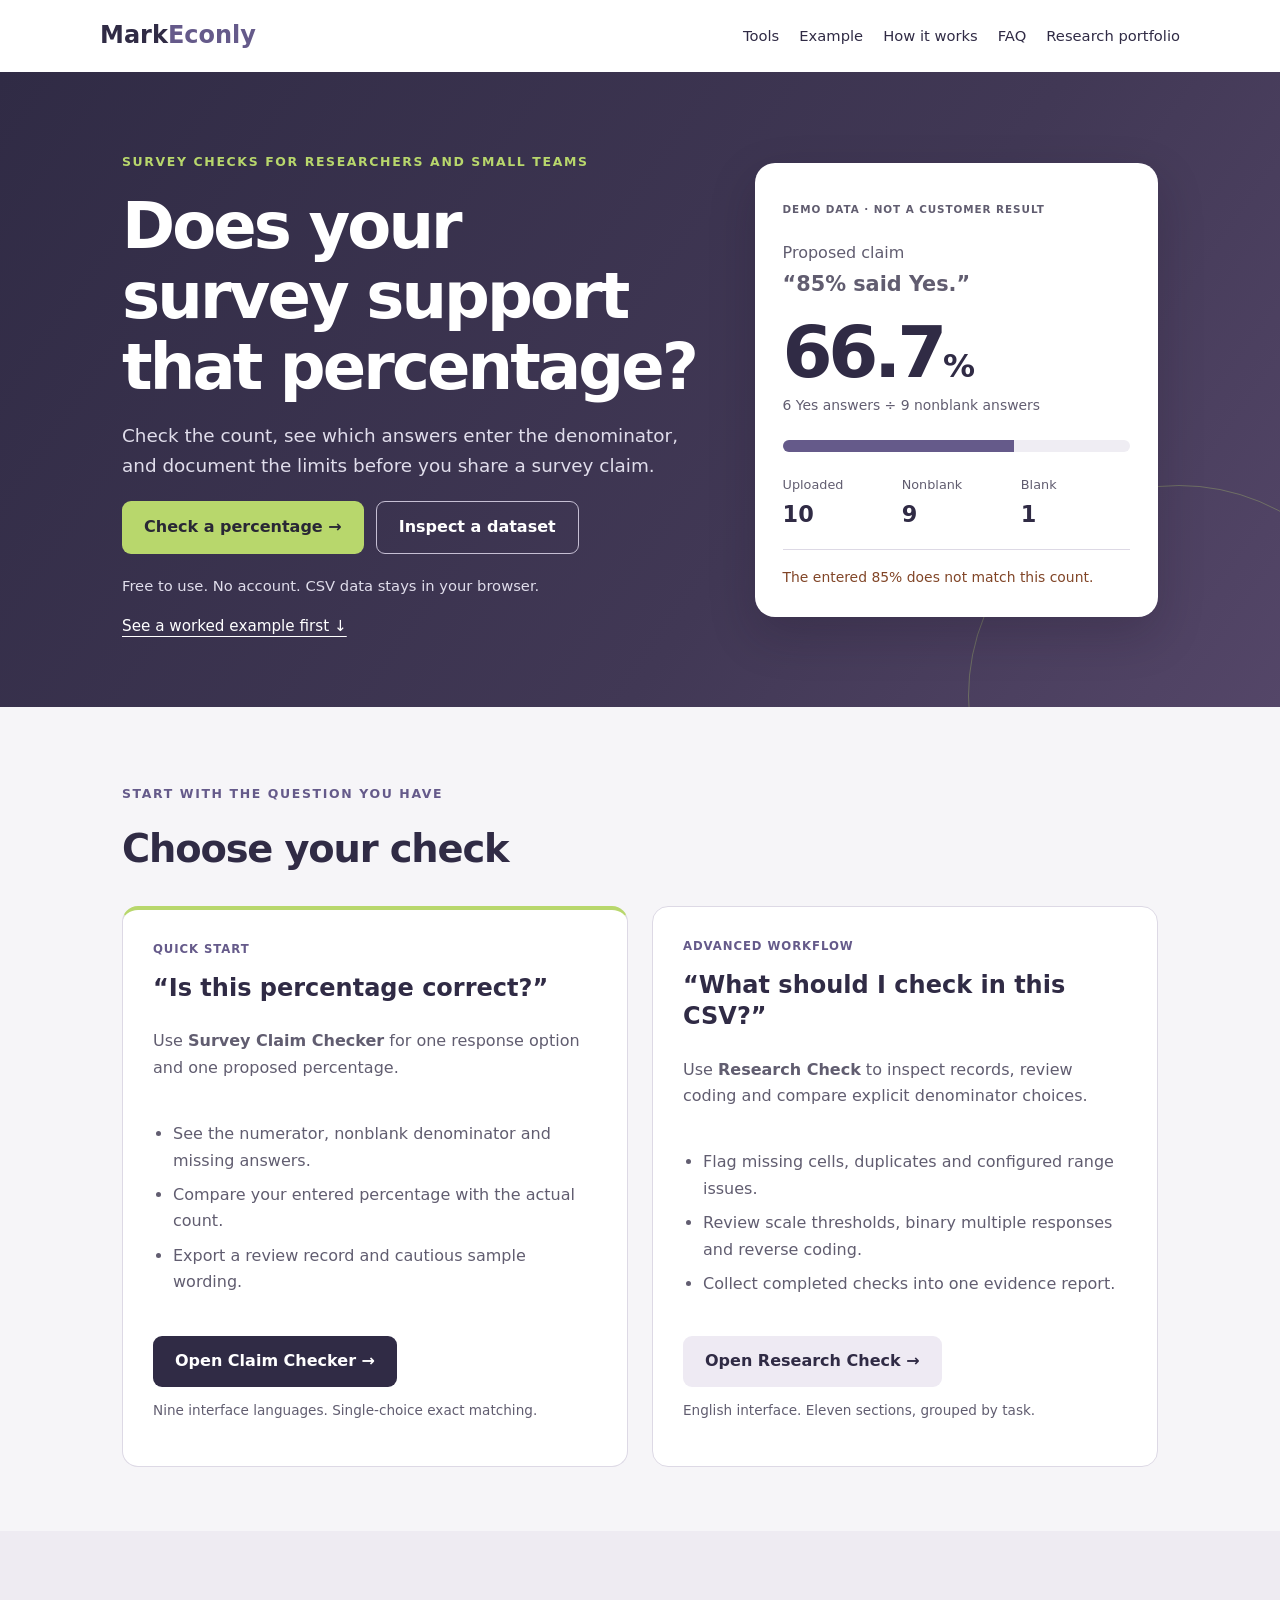
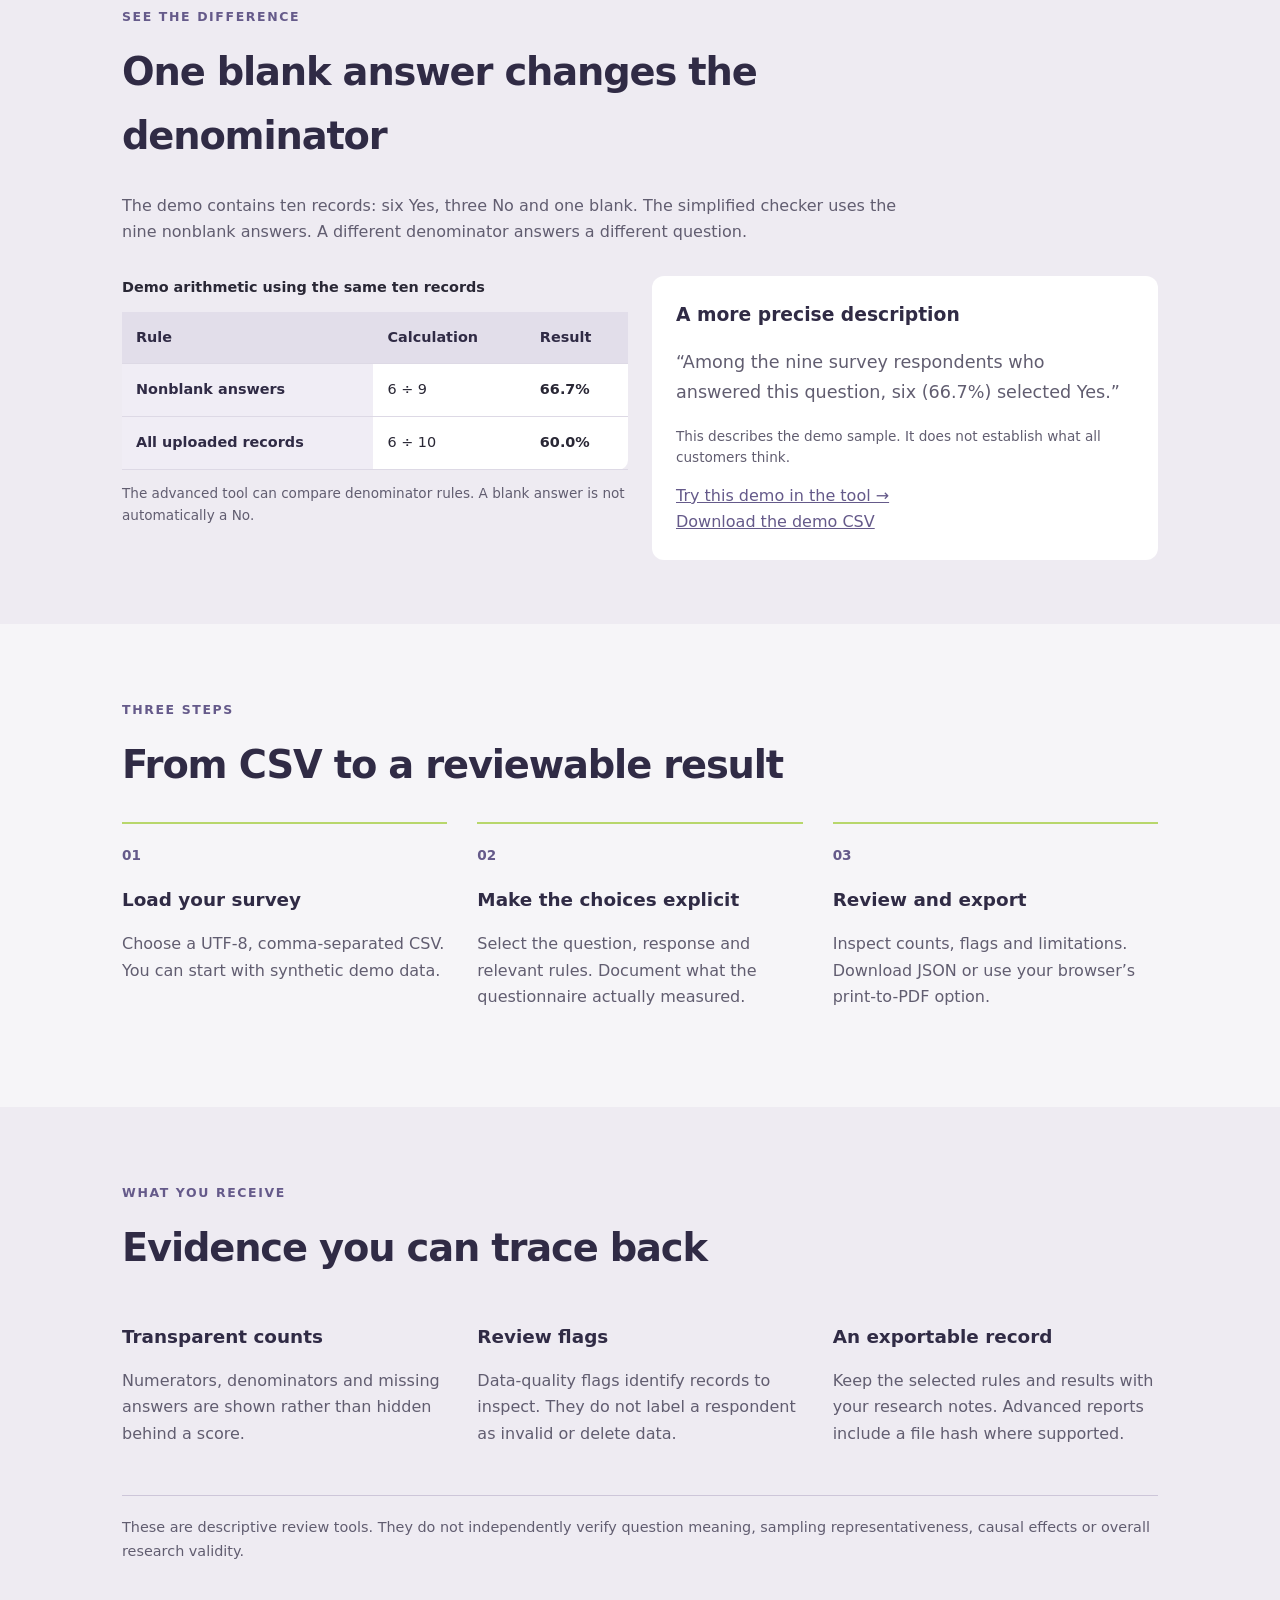
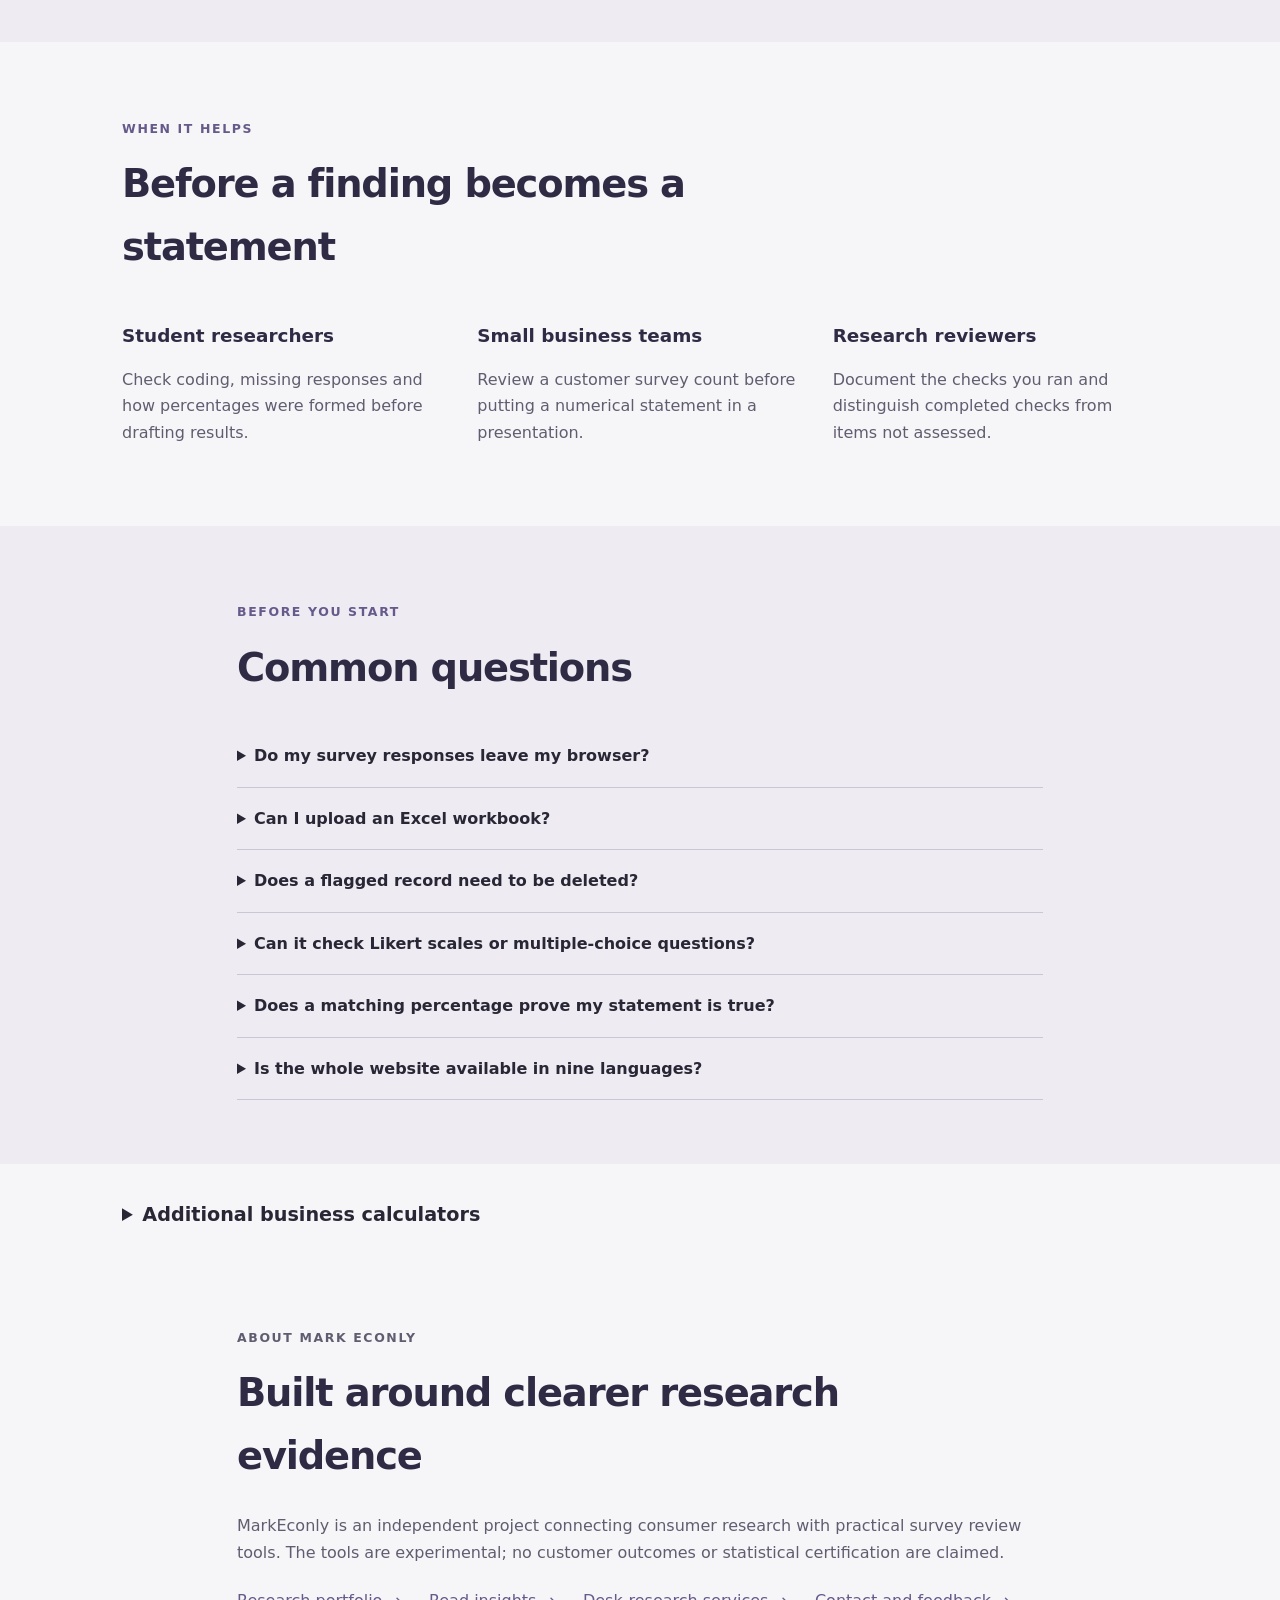
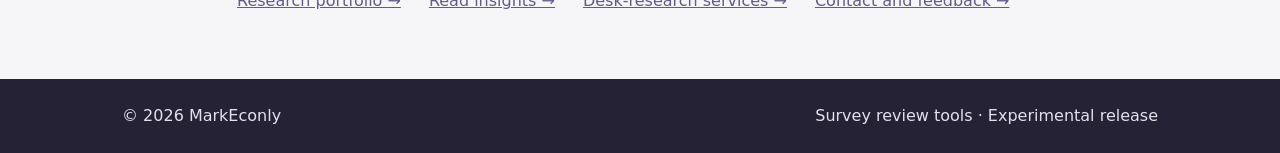
<file: index.html>
<!DOCTYPE html>
<html lang="en"><head><meta charset="utf-8"><meta name="viewport" content="width=device-width,initial-scale=1"><meta name="description" content="Check survey percentages, missing responses and CSV data quality. Try a worked example, then review your own survey locally in your browser."><title>MarkEconly | Check your survey numbers</title><link rel="stylesheet" href="styles.css"><link rel="stylesheet" href="brand-theme.css?v=1"><link rel="stylesheet" href="workflow-layout.css?v=492"></head>
<body class="mk-home"><a class="skip-link" href="#main">Skip to content</a>
<header class="wrap nav"><a class="logo" href="index.html">Mark<span>Econly</span></a><nav aria-label="Main navigation"><a href="#featured-tools">Tools</a><a href="#worked-example">Example</a><a href="#process">How it works</a><a href="#faq">FAQ</a><a href="portfolio.html">Research portfolio</a></nav><select id="language-select" aria-label="Homepage language" hidden><option value="en">English</option></select></header>
<main id="main"><section class="hero mk-home-hero"><div class="wrap mk-hero-layout"><div><p class="eyebrow">SURVEY CHECKS FOR RESEARCHERS AND SMALL TEAMS</p><h1>Does your survey support that percentage?</h1><p class="lead">Check the count, see which answers enter the denominator, and document the limits before you share a survey claim.</p><div class="mk-hero-actions"><a class="btn mk-lime-btn" href="claim-checker.html">Check a percentage →</a><a class="btn mk-outline-btn" href="research-check.html">Inspect a dataset</a></div><p class="mk-hero-note">Free to use. No account. CSV data stays in your browser.</p><a class="mk-example-link" href="#worked-example">See a worked example first ↓</a></div>
<div class="mk-proof" aria-label="Illustrative survey result"><p class="mk-proof-label">DEMO DATA · NOT A CUSTOMER RESULT</p><p class="mk-proposed">Proposed claim <strong>“85% said Yes.”</strong></p><div class="mk-proof-result"><strong>66.7<span>%</span></strong><span>6 Yes answers ÷ 9 nonblank answers</span></div><div class="mk-count-bar" role="img" aria-label="6 of 9 nonblank answers are Yes"><span></span></div><dl class="mk-proof-counts"><div><dt>Uploaded</dt><dd>10</dd></div><div><dt>Nonblank</dt><dd>9</dd></div><div><dt>Blank</dt><dd>1</dd></div></dl><p class="mk-proof-verdict">The entered 85% does not match this count.</p></div></div></section>
<section class="wrap section" id="featured-tools"><p class="eyebrow">START WITH THE QUESTION YOU HAVE</p><h2>Choose your check</h2><div class="mk-choice-grid"><article class="mk-choice"><span class="mk-small-label">QUICK START</span><h3>“Is this percentage correct?”</h3><p>Use <strong>Survey Claim Checker</strong> for one response option and one proposed percentage.</p><ul><li>See the numerator, nonblank denominator and missing answers.</li><li>Compare your entered percentage with the actual count.</li><li>Export a review record and cautious sample wording.</li></ul><a class="btn" href="claim-checker.html">Open Claim Checker →</a><p class="mk-small">Nine interface languages. Single-choice exact matching.</p></article><article class="mk-choice"><span class="mk-small-label">ADVANCED WORKFLOW</span><h3>“What should I check in this CSV?”</h3><p>Use <strong>Research Check</strong> to inspect records, review coding and compare explicit denominator choices.</p><ul><li>Flag missing cells, duplicates and configured range issues.</li><li>Review scale thresholds, binary multiple responses and reverse coding.</li><li>Collect completed checks into one evidence report.</li></ul><a class="btn mk-secondary-btn" href="research-check.html">Open Research Check →</a><p class="mk-small">English interface. Eleven sections, grouped by task.</p></article></div></section>
<section class="mk-tinted" id="worked-example"><div class="wrap section"><p class="eyebrow">SEE THE DIFFERENCE</p><h2>One blank answer changes the denominator</h2><p class="mk-section-copy">The demo contains ten records: six Yes, three No and one blank. The simplified checker uses the nine nonblank answers. A different denominator answers a different question.</p><div class="mk-example-grid"><div><table><caption>Demo arithmetic using the same ten records</caption><thead><tr><th scope="col">Rule</th><th scope="col">Calculation</th><th scope="col">Result</th></tr></thead><tbody><tr><th scope="row">Nonblank answers</th><td>6 ÷ 9</td><td><strong>66.7%</strong></td></tr><tr><th scope="row">All uploaded records</th><td>6 ÷ 10</td><td><strong>60.0%</strong></td></tr></tbody></table><p class="mk-small">The advanced tool can compare denominator rules. A blank answer is not automatically a No.</p></div><div class="mk-wording"><h3>A more precise description</h3><p>“Among the nine survey respondents who answered this question, six (66.7%) selected Yes.”</p><p class="mk-small">This describes the demo sample. It does not establish what all customers think.</p><a class="text-link" href="claim-checker.html?demo=1">Try this demo in the tool →</a><br><a class="text-link" href="claim_pilot_demo.csv" download>Download the demo CSV</a></div></div></div></section>
<section class="wrap section" id="process"><p class="eyebrow">THREE STEPS</p><h2>From CSV to a reviewable result</h2><ol class="mk-steps"><li><span>01</span><h3>Load your survey</h3><p>Choose a UTF-8, comma-separated CSV. You can start with synthetic demo data.</p></li><li><span>02</span><h3>Make the choices explicit</h3><p>Select the question, response and relevant rules. Document what the questionnaire actually measured.</p></li><li><span>03</span><h3>Review and export</h3><p>Inspect counts, flags and limitations. Download JSON or use your browser’s print-to-PDF option.</p></li></ol></section>
<section class="mk-tinted"><div class="wrap section"><p class="eyebrow">WHAT YOU RECEIVE</p><h2>Evidence you can trace back</h2><div class="mk-three-grid"><article><h3>Transparent counts</h3><p>Numerators, denominators and missing answers are shown rather than hidden behind a score.</p></article><article><h3>Review flags</h3><p>Data-quality flags identify records to inspect. They do not label a respondent as invalid or delete data.</p></article><article><h3>An exportable record</h3><p>Keep the selected rules and results with your research notes. Advanced reports include a file hash where supported.</p></article></div><p class="mk-boundary">These are descriptive review tools. They do not independently verify question meaning, sampling representativeness, causal effects or overall research validity.</p></div></section>
<section class="wrap section" id="audience"><p class="eyebrow">WHEN IT HELPS</p><h2>Before a finding becomes a statement</h2><div class="mk-three-grid"><article><h3>Student researchers</h3><p>Check coding, missing responses and how percentages were formed before drafting results.</p></article><article><h3>Small business teams</h3><p>Review a customer survey count before putting a numerical statement in a presentation.</p></article><article><h3>Research reviewers</h3><p>Document the checks you ran and distinguish completed checks from items not assessed.</p></article></div></section>
<section class="mk-tinted" id="faq"><div class="wrap section mk-faq"><p class="eyebrow">BEFORE YOU START</p><h2>Common questions</h2>
<details><summary>Do my survey responses leave my browser?</summary><p>The tools process uploaded CSV contents in your browser and do not send them to an analysis server. You can download reports locally. Hosting providers still serve the website; email enquiries use your email provider.</p></details>
<details><summary>Can I upload an Excel workbook?</summary><p>Not directly. Export a UTF-8, comma-separated CSV first. The simple checker accepts up to 10 MiB; the advanced checker has a 50 MiB limit, with files below 10 MiB recommended.</p></details>
<details><summary>Does a flagged record need to be deleted?</summary><p>No. Repeated patterns, missing values or range issues require contextual review. The advanced tool can simulate explicit exclusions; it does not modify the original file.</p></details>
<details><summary>Can it check Likert scales or multiple-choice questions?</summary><p>The advanced tool supports integer-scale thresholds and multiple responses stored as one binary 0/1 column per option. The simplified checker counts exact single-choice responses. Neither tool interprets multiple options combined in one cell.</p></details>
<details><summary>Does a matching percentage prove my statement is true?</summary><p>No. Arithmetic can match while the wording describes a different concept or a broader population. Questionnaire meaning and sampling evidence need separate human review.</p></details>
<details><summary>Is the whole website available in nine languages?</summary><p>The simplified Claim Checker has nine interface dictionaries. Advanced Research Check and other pages are currently in English. Translation review is ongoing.</p></details>
</div></section>
<section class="wrap section mk-extra" id="tools"><details><summary>Additional business calculators</summary><p class="muted">Optional tools for a separate business question.</p><div class="cards two"><article><h3 data-i18n="k32">Campaign revenue return</h3><p class="muted" data-i18n="k33">Revenue-based comparison, not profit ROI.</p><label data-i18n="k34" for="rev">Attributed revenue ($)</label><input id="rev" min="0" placeholder="5000" step="any" type="number"/><label data-i18n="k35" for="cost">Marketing spend ($)</label><input id="cost" min="0" placeholder="1200" step="any" type="number"/><button class="btn" data-i18n="k36" id="roiBtn">Calculate</button><output aria-live="polite" id="roiOut"></output></article><article><h3 data-i18n="k37">Break-even units</h3><p class="muted" data-i18n="k38">Assumes constant unit price and costs.</p><label data-i18n="k39" for="fixed">Fixed costs ($)</label><input id="fixed" min="0" placeholder="3000" step="any" type="number"/><label data-i18n="k40" for="price">Price per unit ($)</label><input id="price" min="0" placeholder="49" step="any" type="number"/><label data-i18n="k41" for="variable">Variable cost per unit ($)</label><input id="variable" min="0" placeholder="18" step="any" type="number"/><button class="btn" data-i18n="k42" id="beBtn">Calculate</button><output aria-live="polite" id="beOut"></output></article></div></details></section>
<section class="wrap section mk-about" id="contact"><p class="eyebrow">ABOUT MARK ECONLY</p><h2>Built around clearer research evidence</h2><p>MarkEconly is an independent project connecting consumer research with practical survey review tools. The tools are experimental; no customer outcomes or statistical certification are claimed.</p><div class="mk-about-links"><a href="portfolio.html">Research portfolio →</a><a href="articles.html">Read insights →</a><a href="services.html">Desk-research services →</a><a href="contact.html">Contact and feedback →</a></div></section>
</main><footer><div class="wrap footer-inner"><span>© 2026 MarkEconly</span><span>Survey review tools · Experimental release</span></div></footer><script src="script.js?v=492"></script></body></html>
</file>
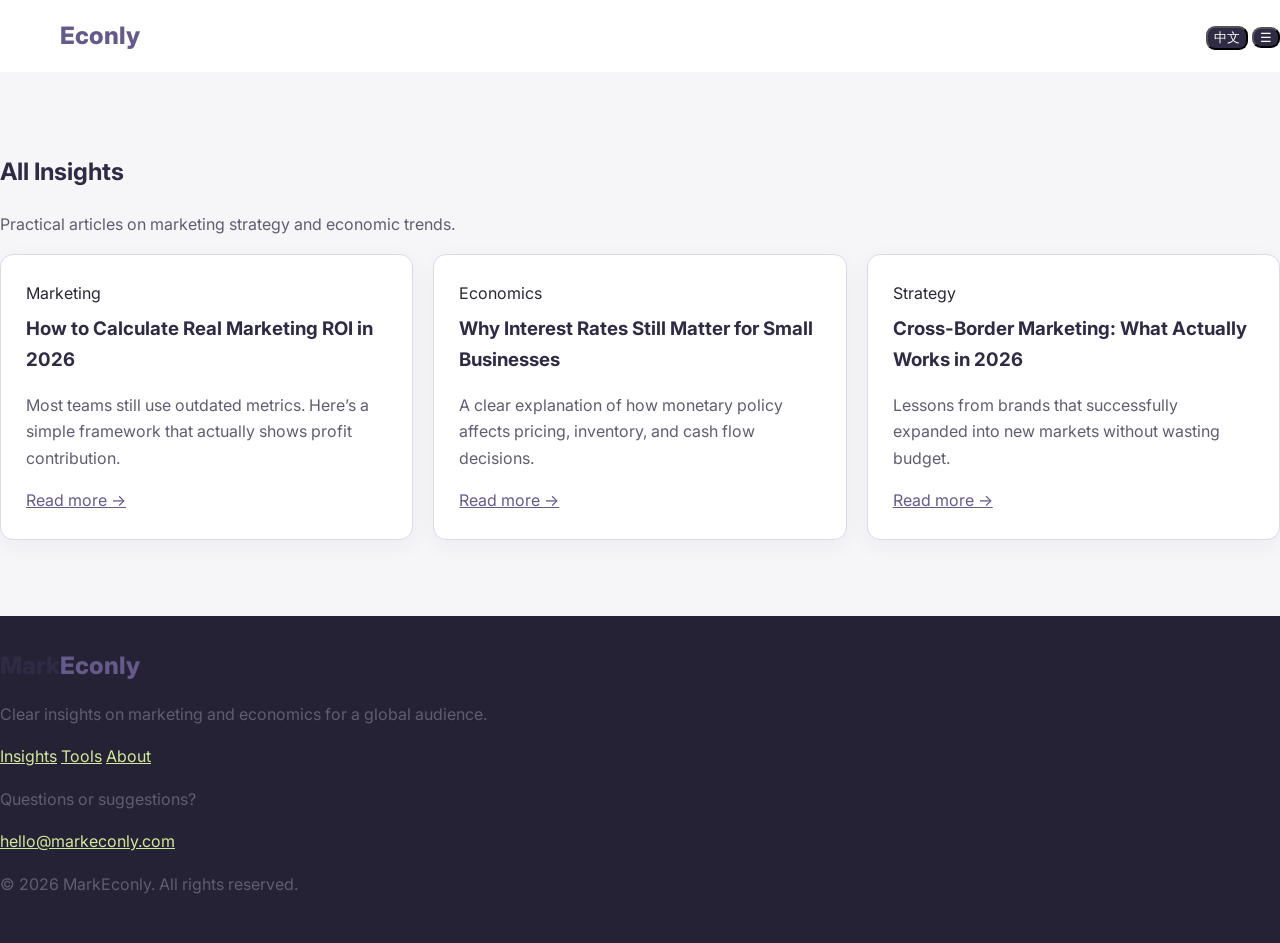
<file: articles.html>
<!DOCTYPE html>

<html lang="en">
<head>
<meta charset="utf-8"/>
<meta content="width=device-width, initial-scale=1.0" name="viewport"/>
<title>Insights — MarkEconly</title>
<meta content="All marketing and economics insights from MarkEconly." name="description"/>
<link href="https://fonts.googleapis.com" rel="preconnect"/>
<link crossorigin="" href="https://fonts.gstatic.com" rel="preconnect"/>
<link href="https://fonts.googleapis.com/css2?family=Inter:wght@400;500;600;700&amp;display=swap" rel="stylesheet"/>
<link href="styles.css" rel="stylesheet"/>
<link href="brand-theme.css?v=1" rel="stylesheet"/></head>
<body>
<header class="header">
<div class="container nav">
<a class="logo" href="index.html">Mark<span>Econly</span></a>
<nav class="nav-links">
<a class="active" data-i18n="nav.insights" href="articles.html">Insights</a>
<a data-i18n="nav.tools" href="index.html#tools">Tools</a>
<a data-i18n="nav.about" href="index.html#contact">About</a>
<a data-i18n="nav.contact" href="index.html#contact">Contact</a>
</nav>
<div class="nav-right">
<button class="lang-btn" id="lang-toggle">中文</button>
<button class="menu-btn" id="menu-btn">☰</button>
</div>
</div>
</header>
<section class="section" style="padding-top: 60px;">
<div class="container">
<div class="section-header">
<h1 data-i18n="articles.pageTitle">All Insights</h1>
<p data-i18n="articles.pageDesc">Practical articles on marketing strategy and economic trends.</p>
</div>
<div class="cards">
<article class="card">
<div class="card-tag">Marketing</div>
<h3 data-i18n="card1.title">How to Calculate Real Marketing ROI in 2026</h3>
<p data-i18n="card1.desc">Most teams still use outdated metrics. Here’s a simple framework that actually shows profit contribution.</p>
<a class="card-link" data-i18n="card.read" href="articles/roi-2026.html">Read more →</a>
</article>
<article class="card">
<div class="card-tag">Economics</div>
<h3 data-i18n="card2.title">Why Interest Rates Still Matter for Small Businesses</h3>
<p data-i18n="card2.desc">A clear explanation of how monetary policy affects pricing, inventory, and cash flow decisions.</p>
<a class="card-link" data-i18n="card.read" href="articles/interest-rates.html">Read more →</a>
</article>
<article class="card">
<div class="card-tag">Strategy</div>
<h3 data-i18n="card3.title">Cross-Border Marketing: What Actually Works in 2026</h3>
<p data-i18n="card3.desc">Lessons from brands that successfully expanded into new markets without wasting budget.</p>
<a class="card-link" data-i18n="card.read" href="articles/cross-border.html">Read more →</a>
</article>
</div>
</div>
</section>
<footer class="footer">
<div class="container footer-content">
<div>
<div class="logo footer-logo">Mark<span>Econly</span></div>
<p data-i18n="footer.desc">Clear insights on marketing and economics for a global audience.</p>
</div>
<div class="footer-links">
<a data-i18n="nav.insights" href="articles.html">Insights</a>
<a data-i18n="nav.tools" href="index.html#tools">Tools</a>
<a data-i18n="nav.about" href="index.html#contact">About</a>
</div>
<div class="footer-contact">
<p data-i18n="footer.contact">Questions or suggestions?</p>
<a href="mailto:hello@markeconly.com">hello@markeconly.com</a>
</div>
</div>
<div class="container footer-bottom">
<p>© 2026 MarkEconly. All rights reserved.</p>
</div>
</footer>
</body>
</html>
</file>
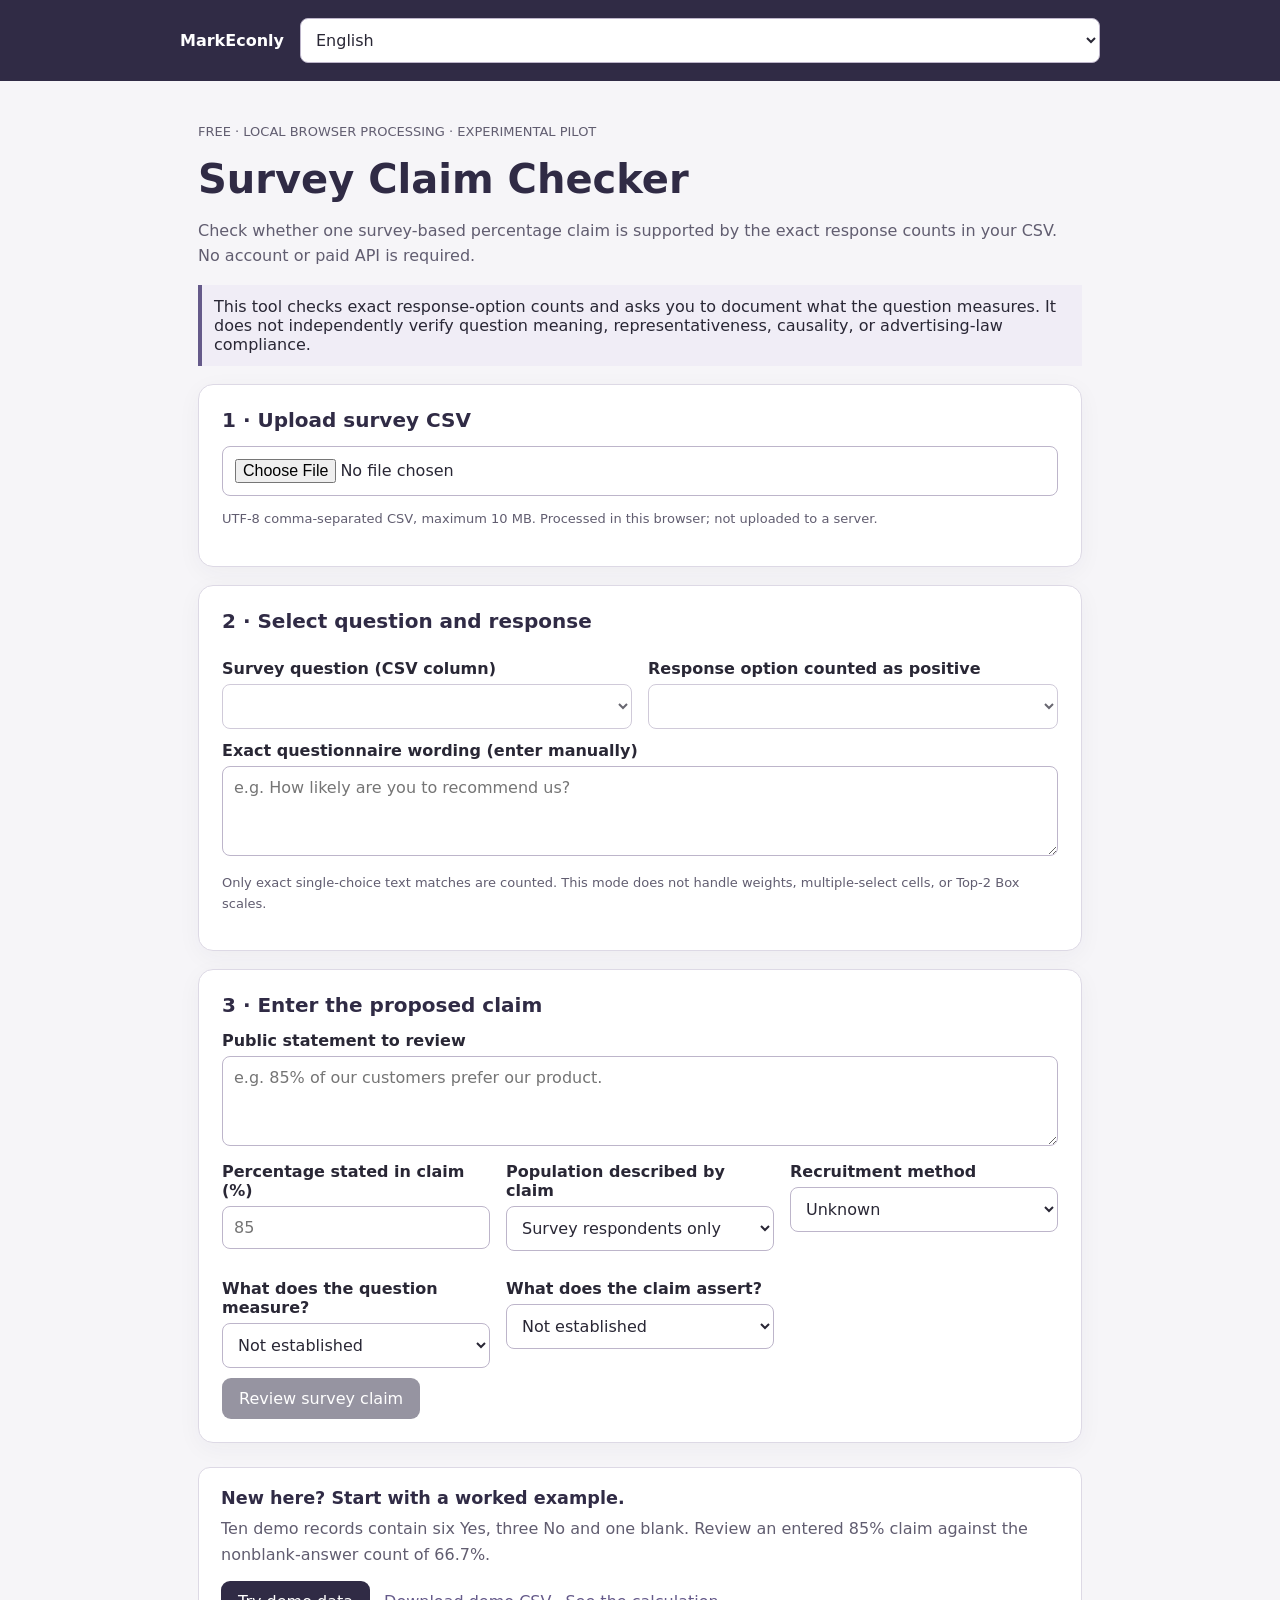
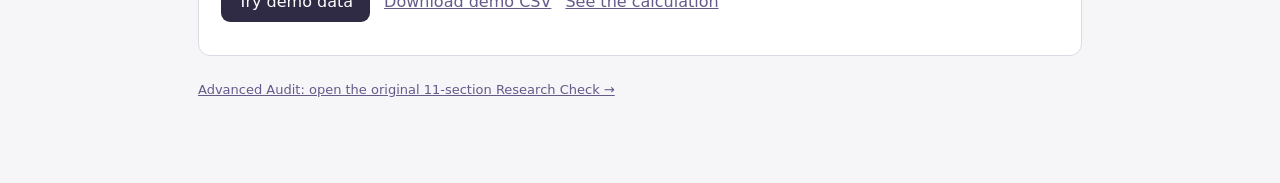
<file: claim-checker.html>
<!DOCTYPE html>
<html lang="en"><head><meta charset="utf-8"/><meta content="width=device-width,initial-scale=1" name="viewport"/><title>Survey Claim Checker | MarkEconly</title><style>:root{font-family:system-ui,-apple-system,Segoe UI,sans-serif;color:#183047;background:#f4f7fb}body{margin:0}header{background:#12334d;color:white;padding:18px max(20px,calc((100vw - 920px)/2));display:flex;justify-content:space-between;align-items:center;gap:16px}header a{color:white;text-decoration:none;font-weight:700}main{max-width:920px;margin:auto;padding:28px 18px 70px}h1{font-size:clamp(27px,4vw,40px);margin:10px 0}h2{font-size:20px;margin:0 0 14px}p{line-height:1.6;color:#506478}.card{background:white;border:1px solid #dbe4ee;border-radius:15px;padding:23px;margin:18px 0;box-shadow:0 4px 15px #132c4708}.grid{display:grid;grid-template-columns:repeat(auto-fit,minmax(220px,1fr));gap:16px}label{display:block;font-weight:650;margin:12px 0 6px}input,select,textarea{font:inherit;box-sizing:border-box;width:100%;padding:11px;border:1px solid #b7c8d7;border-radius:8px;background:white}input[type=file]{padding:12px}textarea{min-height:90px}button{font:inherit;background:#116b8b;color:white;border:0;padding:11px 17px;border-radius:8px;cursor:pointer;margin:10px 8px 0 0}button:disabled{opacity:.5;cursor:not-allowed}.secondary{background:#e5eef5;color:#12334d}.muted{font-size:13px;color:#5b6f7c}.note{background:#eaf5fa;border-left:4px solid #137c9e;padding:12px;margin:15px 0}.warn{background:#fff5e8;border-left:4px solid #bb7424;padding:12px;margin:12px 0}.error{color:#b42323;font-weight:600}.status{font-weight:700;font-size:18px}.metrics{display:grid;grid-template-columns:repeat(auto-fit,minmax(135px,1fr));gap:10px}.metric{padding:13px;background:#eef5fa;border-radius:8px}.metric strong{display:block;font-size:24px}a{color:#126b8a}.hide{display:none!important}@media print{header,.no-print,button{display:none!important}main{padding:0}body{background:white}.card{box-shadow:none;break-inside:avoid}#report{display:block!important}}</style><link href="brand-theme.css?v=1" rel="stylesheet"/><link rel="stylesheet" href="workflow-layout.css?v=492"></head><body><header><a href="index.html">MarkEconly</a><select aria-label="Language" id="language"><option value="en">English</option><option value="zh">简体中文</option><option value="zh-TW">繁體中文</option><option value="fr">Français</option><option value="de">Deutsch</option><option value="es">Español</option><option value="pt">Português</option><option value="ja">日本語</option><option value="ko">한국어</option></select></header><main><p class="muted" data-i="eyebrow">FREE · LOCAL BROWSER PROCESSING · EXPERIMENTAL PILOT</p><h1 data-i="title">Survey Claim Checker</h1><p data-i="intro">Check whether one survey-based percentage claim is supported by the exact response counts in your CSV. No account or paid API is required.</p><div class="note" data-i="boundary">This tool checks exact response-option counts and asks you to document what the question measures. It does not independently verify question meaning, representativeness, causality, or advertising-law compliance.</div><section class="card no-print"><h2 data-i="step1">1 · Upload survey CSV</h2><input accept=".csv,text/csv" id="file" type="file"/><p class="muted" data-i="uploadNote" id="source">UTF-8 comma-separated CSV, maximum 10 MB. Processed in this browser; not uploaded to a server.</p><div class="error" id="error" role="alert"></div></section><section class="card no-print"><h2 data-i="step2">2 · Select question and response</h2><div class="grid"><div><label data-i="column" for="column">Survey question (CSV column)</label><select disabled="" id="column"></select></div><div><label data-i="option" for="option">Response option counted as positive</label><select disabled="" id="option"></select></div></div><label data-i="question" for="question">Exact questionnaire wording (enter manually)</label><textarea id="question" placeholder="e.g. How likely are you to recommend us?"></textarea><p class="muted" data-i="exact">Only exact single-choice text matches are counted. This mode does not handle weights, multiple-select cells, or Top-2 Box scales.</p></section><section class="card no-print"><h2 data-i="step3">3 · Enter the proposed claim</h2><label data-i="claim" for="claim">Public statement to review</label><textarea id="claim" placeholder="e.g. 85% of our customers prefer our product."></textarea><div class="grid"><div><label data-i="pct" for="pct">Percentage stated in claim (%)</label><input id="pct" max="100" min="0" placeholder="85" step="any" type="number"/></div><div><label data-i="scope" for="scope">Population described by claim</label><select id="scope"><option data-i="respondents" value="respondents">Survey respondents only</option><option data-i="all" value="all">All customers / consumers</option><option data-i="unknownScope" value="unknown">Unclear / not specified</option></select></div><div><label data-i="recruitment" for="recruitment">Recruitment method</label><select id="recruitment"><option data-i="unknown" value="unknown">Unknown</option><option data-i="voluntary" value="voluntary">Voluntary / convenience</option><option data-i="probability" value="probability">Documented probability sample</option><option data-i="other" value="other">Other</option></select></div><div><label data-i="measure" for="measure">What does the question measure?</label><select id="measure"><option data-i="measureUnknown" value="unknown">Not established</option><option data-i="intention" value="intention">Intention / likelihood</option><option data-i="behavior" value="behavior">Actual past behavior</option><option data-i="attitude" value="attitude">Attitude / preference</option><option data-i="satisfaction" value="satisfaction">Satisfaction</option><option data-i="other" value="other">Other</option></select></div><div><label data-i="assert" for="assert">What does the claim assert?</label><select id="assert"><option data-i="measureUnknown" value="unknown">Not established</option><option data-i="intention" value="intention">Intention / likelihood</option><option data-i="behavior" value="behavior">Actual past behavior</option><option data-i="attitude" value="attitude">Attitude / preference</option><option data-i="satisfaction" value="satisfaction">Satisfaction</option><option data-i="other" value="other">Other</option></select></div></div><button data-i="run" disabled="" id="run">Review survey claim</button></section><aside class="tool-start" id="toolStart"><h2>New here? Start with a worked example.</h2><p>Ten demo records contain six Yes, three No and one blank. Review an entered 85% claim against the nonblank-answer count of 66.7%.</p><div class="tool-start-actions"><button type="button" id="loadDemo">Try demo data</button><a href="claim_pilot_demo.csv" download>Download demo CSV</a><a href="index.html#worked-example">See the calculation</a></div><p id="demoStatus" role="status" aria-live="polite"></p></aside><section class="card" hidden="" id="report"><h2 data-i="report">4 · Evidence review</h2><div class="status" id="status"></div><div class="metrics" id="metrics"></div><h3 data-i="risk">Evidence limitations and review flags</h3><div id="warnings"></div><h3 data-i="safer">Safer wording based on observed responses</h3><p id="wording"></p><p class="muted" data-i="human">Suggested wording requires human review against the exact questionnaire, sampling documentation, and intended audience.</p><div class="no-print"><button data-i="download" id="json">Download evidence JSON</button><button class="secondary" data-i="print" id="print">Print / Save PDF</button></div></section><p class="muted no-print"><a data-i="advanced" href="research-check.html">Advanced Audit: open the original 11-section Research Check →</a></p></main><script src="checker.js"></script><script src="claim-checker-pilot.js"></script><script src="demo-loader.js?v=492"></script></body></html>
</file>
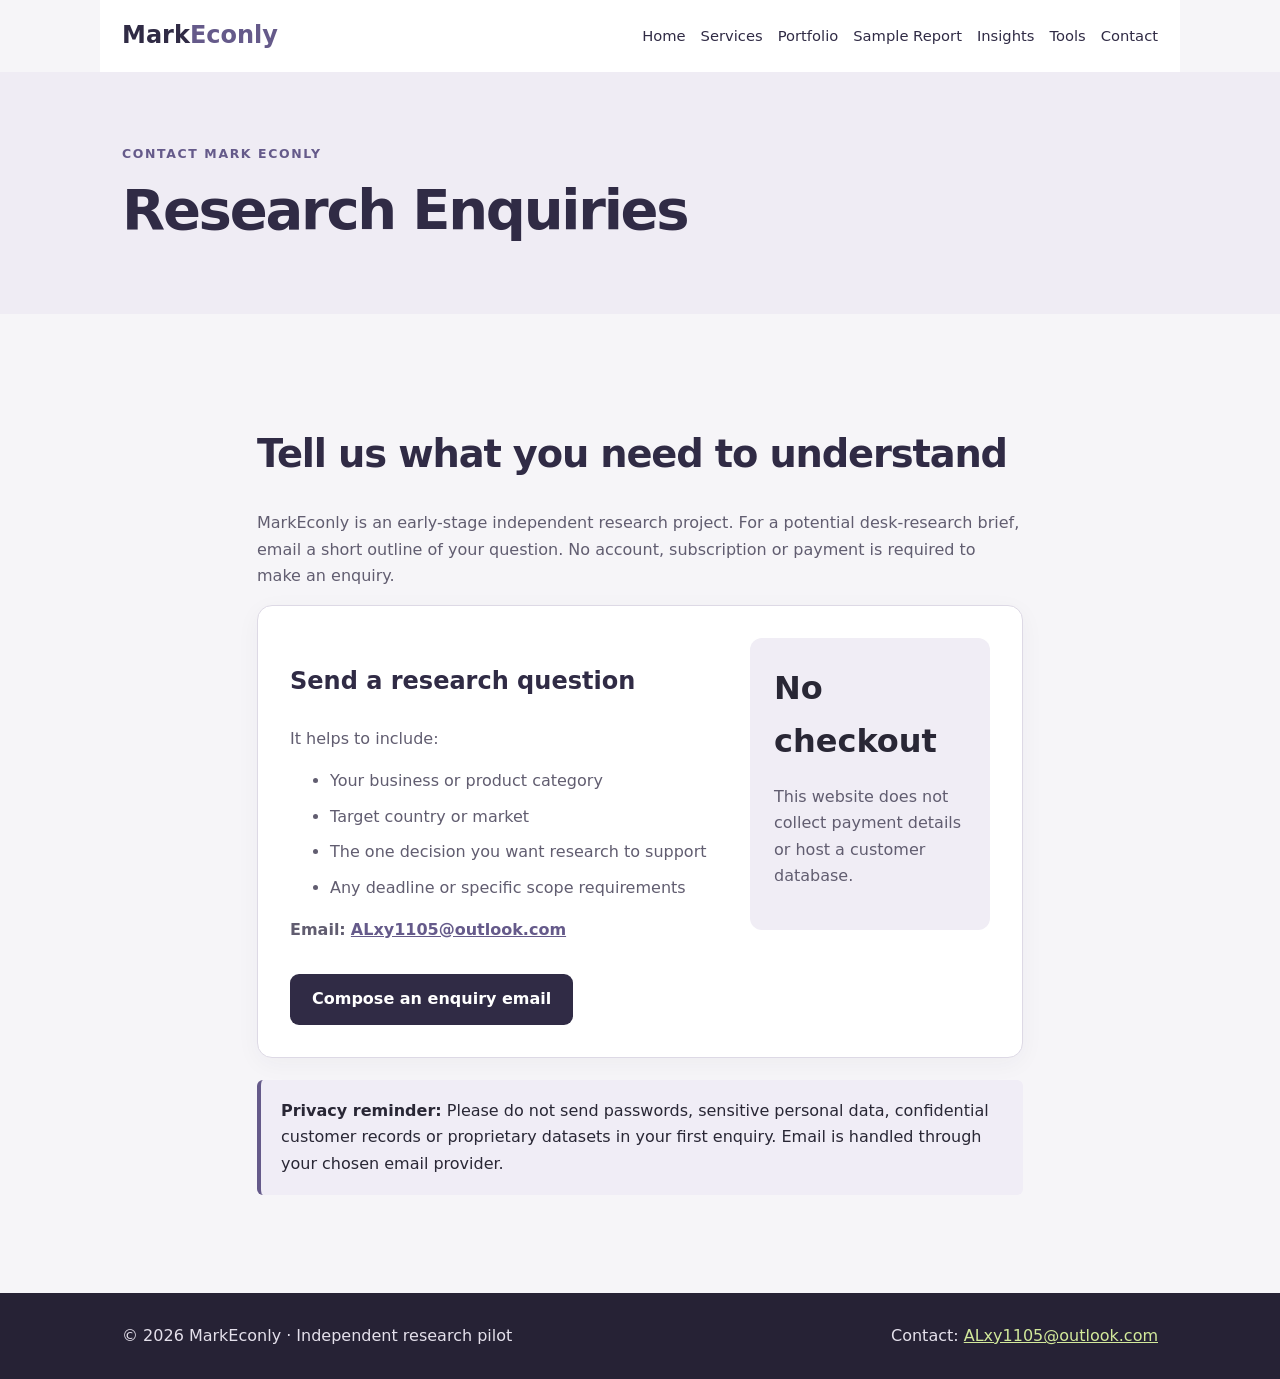
<file: contact.html>
<!DOCTYPE html>
<html lang="en"><head><meta charset="utf-8"/><meta content="width=device-width, initial-scale=1" name="viewport"/><meta content="Contact MarkEconly by email for scoped evidence-based market research enquiries." name="description"/><title>Research Enquiries | MarkEconly</title><link href="styles.css" rel="stylesheet"/><link href="brand-theme.css?v=1" rel="stylesheet"/></head><body><header class="wrap nav"><a class="logo" href="index.html">Mark<span>Econly</span></a><nav aria-label="Main navigation"><a href="index.html">Home</a><a href="services.html">Services</a><a href="portfolio.html">Portfolio</a><a href="sample-report.html">Sample Report</a><a href="articles.html">Insights</a><a href="index.html#tools">Tools</a><a href="contact.html">Contact</a></nav></header><main><section class="page-hero"><div class="wrap"><p class="kicker">CONTACT MARK ECONLY</p><h1>Research Enquiries</h1></div></section><section class="section wrap prose"><h2>Tell us what you need to understand</h2><p>MarkEconly is an early-stage independent research project. For a potential desk-research brief, email a short outline of your question. No account, subscription or payment is required to make an enquiry.</p><div class="panel"><div><h3>Send a research question</h3><p>It helps to include:</p><ul><li>Your business or product category</li><li>Target country or market</li><li>The one decision you want research to support</li><li>Any deadline or specific scope requirements</li></ul><p><strong>Email:</strong> <a class="email-link" href="mailto:ALxy1105@outlook.com">ALxy1105@outlook.com</a></p><a class="btn" href="mailto:ALxy1105@outlook.com?subject=MarkEconly%20Research%20Enquiry&amp;body=Business%20or%20product%3A%0ATarget%20market%3A%0AResearch%20question%3A%0ADeadline%3A%0A">Compose an enquiry email</a></div><aside><strong>No checkout</strong><p>This website does not collect payment details or host a customer database.</p></aside></div><div class="notice"><strong>Privacy reminder:</strong> Please do not send passwords, sensitive personal data, confidential customer records or proprietary datasets in your first enquiry. Email is handled through your chosen email provider.</div></section></main><footer><div class="wrap footer-inner"><span>© 2026 MarkEconly · Independent research pilot</span><span>Contact: <a href="mailto:ALxy1105@outlook.com">ALxy1105@outlook.com</a></span></div></footer></body></html>
</file>
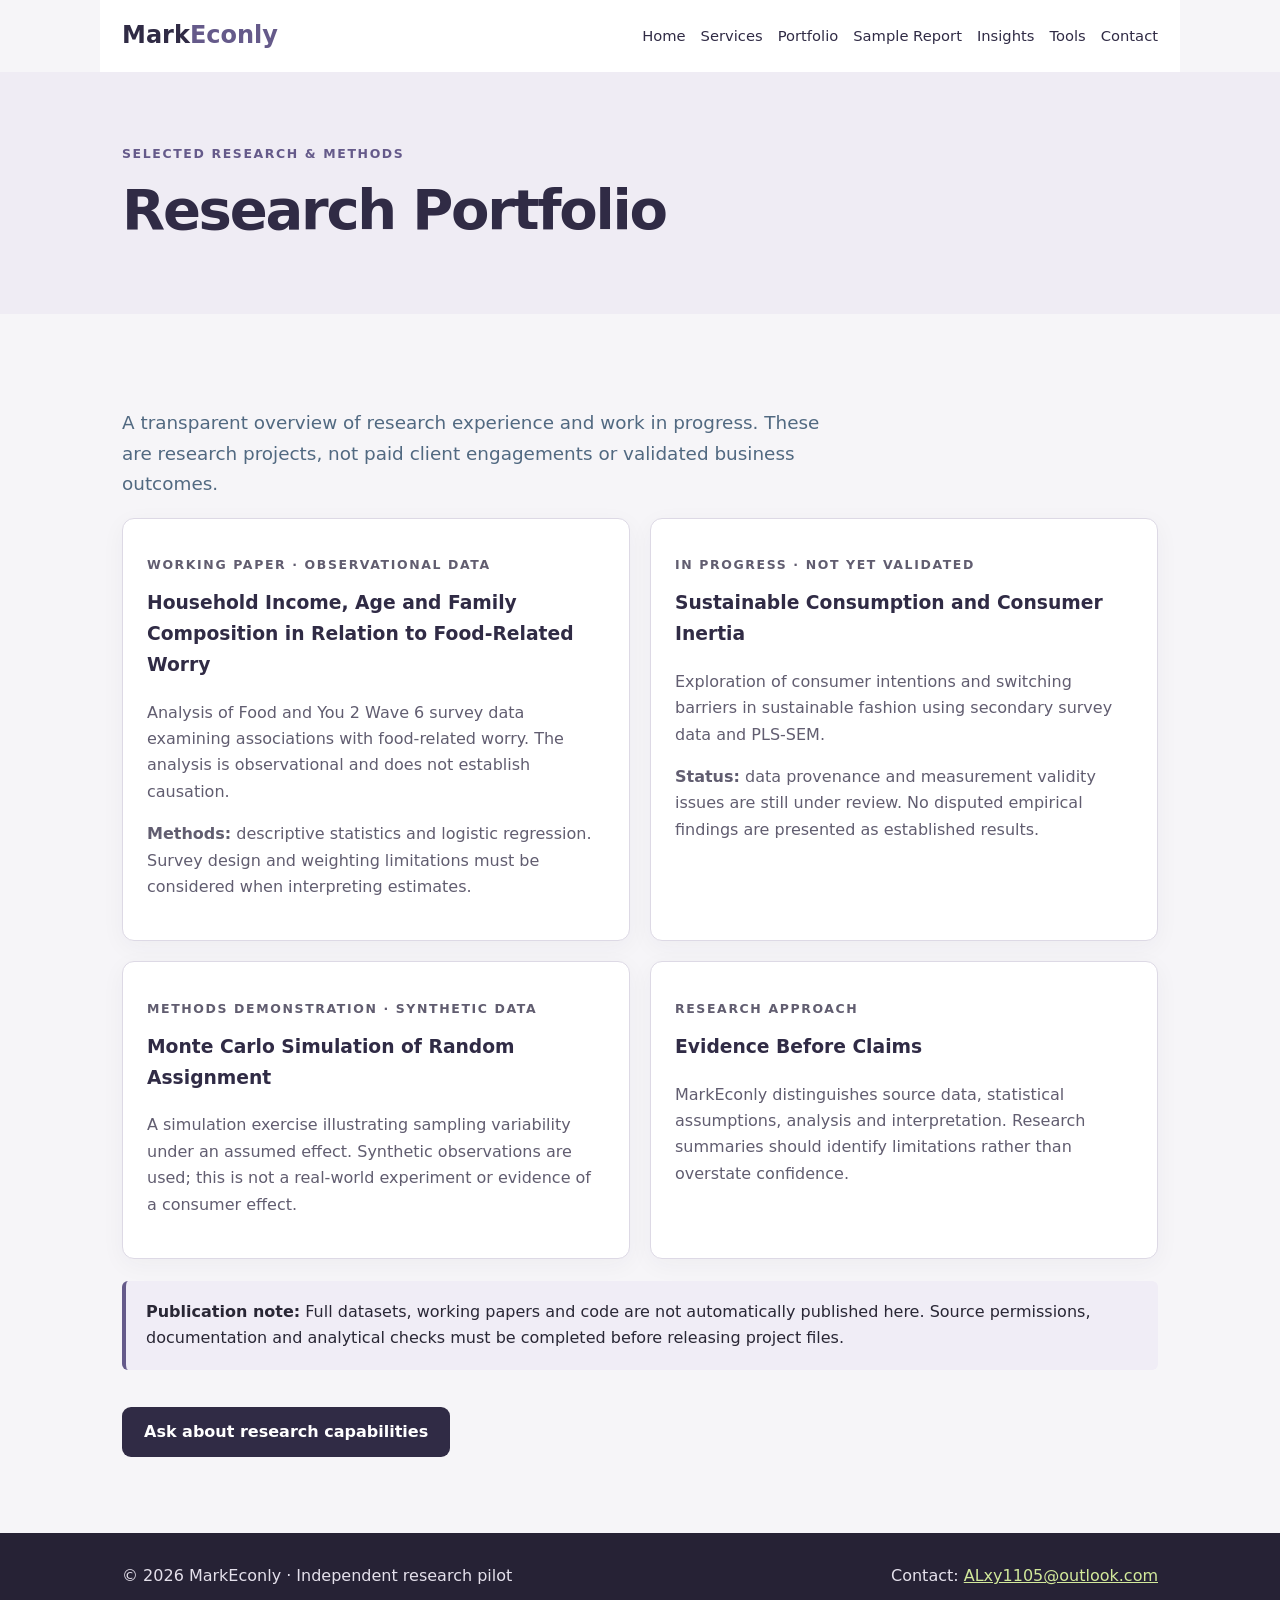
<file: portfolio.html>
<!DOCTYPE html>
<html lang="en"><head><meta charset="utf-8"/><meta content="width=device-width, initial-scale=1" name="viewport"/><meta content="Research projects and methods in consumer behaviour, sustainable consumption and applied analysis." name="description"/><title>Research Portfolio | MarkEconly</title><link href="styles.css" rel="stylesheet"/><link href="brand-theme.css?v=1" rel="stylesheet"/></head><body><header class="wrap nav"><a class="logo" href="index.html">Mark<span>Econly</span></a><nav aria-label="Main navigation"><a href="index.html">Home</a><a href="services.html">Services</a><a href="portfolio.html">Portfolio</a><a href="sample-report.html">Sample Report</a><a href="articles.html">Insights</a><a href="index.html#tools">Tools</a><a href="contact.html">Contact</a></nav></header><main><section class="page-hero"><div class="wrap"><p class="kicker">SELECTED RESEARCH &amp; METHODS</p><h1>Research Portfolio</h1></div></section><section class="section wrap"><p class="lead">A transparent overview of research experience and work in progress. These are research projects, not paid client engagements or validated business outcomes.</p><div class="card-grid"><article class="info-card"><p class="kicker">WORKING PAPER · OBSERVATIONAL DATA</p><h3>Household Income, Age and Family Composition in Relation to Food-Related Worry</h3><p>Analysis of Food and You 2 Wave 6 survey data examining associations with food-related worry. The analysis is observational and does not establish causation.</p><p><strong>Methods:</strong> descriptive statistics and logistic regression. Survey design and weighting limitations must be considered when interpreting estimates.</p></article><article class="info-card"><p class="kicker">IN PROGRESS · NOT YET VALIDATED</p><h3>Sustainable Consumption and Consumer Inertia</h3><p>Exploration of consumer intentions and switching barriers in sustainable fashion using secondary survey data and PLS-SEM.</p><p><strong>Status:</strong> data provenance and measurement validity issues are still under review. No disputed empirical findings are presented as established results.</p></article><article class="info-card"><p class="kicker">METHODS DEMONSTRATION · SYNTHETIC DATA</p><h3>Monte Carlo Simulation of Random Assignment</h3><p>A simulation exercise illustrating sampling variability under an assumed effect. Synthetic observations are used; this is not a real-world experiment or evidence of a consumer effect.</p></article><article class="info-card"><p class="kicker">RESEARCH APPROACH</p><h3>Evidence Before Claims</h3><p>MarkEconly distinguishes source data, statistical assumptions, analysis and interpretation. Research summaries should identify limitations rather than overstate confidence.</p></article></div><div class="notice"><strong>Publication note:</strong> Full datasets, working papers and code are not automatically published here. Source permissions, documentation and analytical checks must be completed before releasing project files.</div><a class="btn" href="contact.html">Ask about research capabilities</a></section></main><footer><div class="wrap footer-inner"><span>© 2026 MarkEconly · Independent research pilot</span><span>Contact: <a href="mailto:ALxy1105@outlook.com">ALxy1105@outlook.com</a></span></div></footer></body></html>
</file>
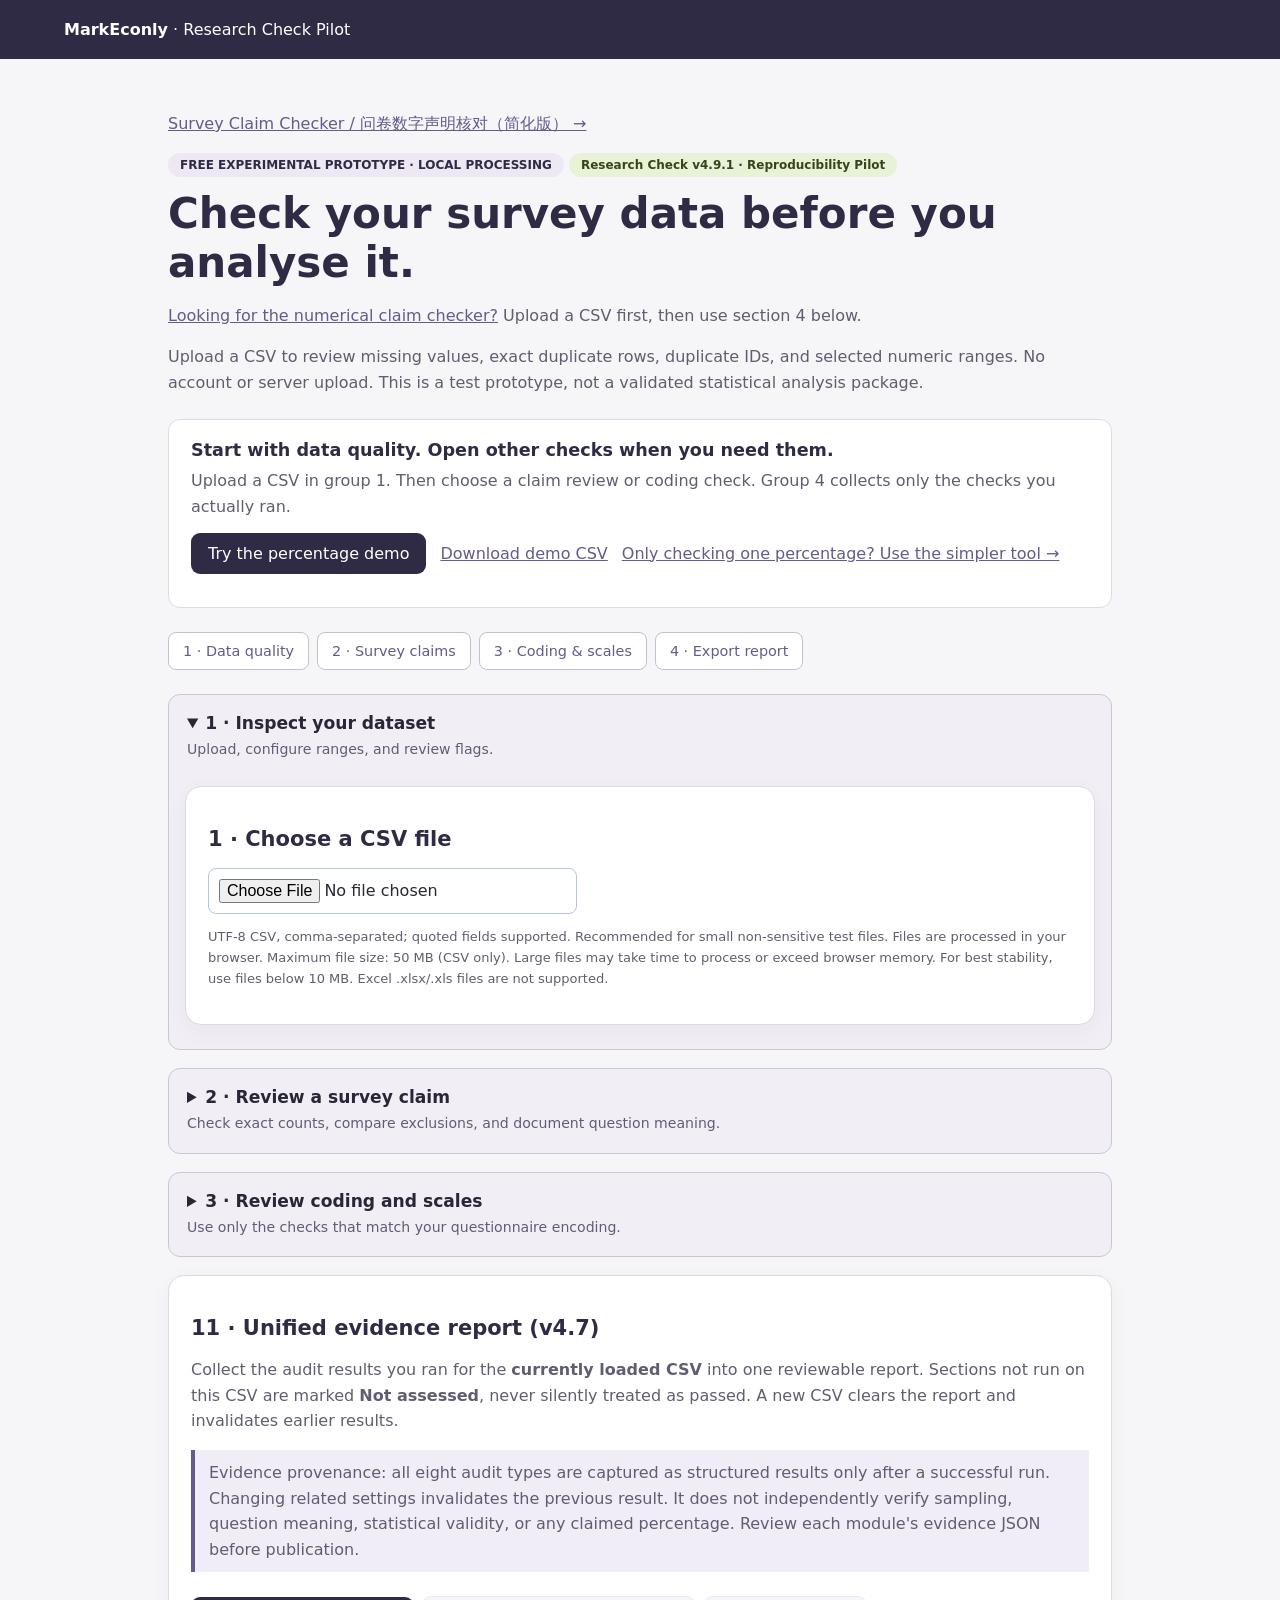
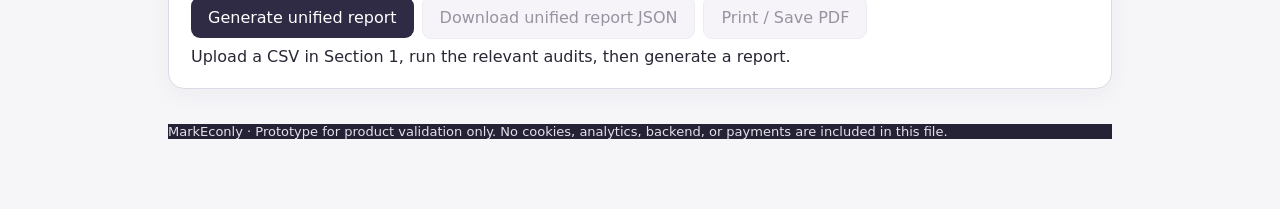
<file: research-check.html>
<!DOCTYPE html>
<html lang="en"><head><meta charset="utf-8"/><meta content="width=device-width,initial-scale=1" name="viewport"/><title>Research Check | MarkEconly Pilot</title><style>:root{font-family:system-ui,-apple-system,Segoe UI,sans-serif;color:#183047;background:#f5f8fc}body{margin:0}main{max-width:980px;margin:auto;padding:36px 18px 70px}header{background:#112c47;color:white;padding:20px 5%}header a{color:white;text-decoration:none;font-weight:700}.pill{display:inline-block;color:#23617e;background:#e3f4fb;padding:5px 12px;border-radius:99px;font-size:12px;font-weight:700}.card{background:white;border:1px solid #dae4ed;border-radius:16px;padding:22px;margin:18px 0;box-shadow:0 4px 16px #132c4710}h1{font-size:clamp(26px,4vw,42px);margin:12px 0}h2{font-size:21px}p,small{line-height:1.6;color:#506478}label{display:block;font-weight:600;margin:10px 0 6px}input,select,button{font:inherit}input[type=file],select,input[type=number]{padding:10px;border:1px solid #b5c7d7;border-radius:8px;max-width:100%}button{background:#12688a;border:0;color:white;padding:11px 17px;border-radius:9px;cursor:pointer;margin:8px 8px 8px 0}button:disabled{opacity:.5;cursor:not-allowed}.secondary{background:#e6eff5;color:#163b52}.grid{display:grid;grid-template-columns:repeat(auto-fit,minmax(175px,1fr));gap:14px}.metric{background:#eef6fa;padding:14px;border-radius:10px}.metric b{display:block;font-size:26px}.scroll{overflow-x:auto}table{border-collapse:collapse;width:100%;font-size:14px}th,td{border-bottom:1px solid #e1e8ed;padding:10px;text-align:left}th{background:#eef5f9}#error{color:#b32323;font-weight:700}#results{display:none}.rule{display:flex;align-items:center;gap:12px;flex-wrap:wrap}.rule input{width:76px}.muted{font-size:13px}.notice{border-left:4px solid #1482a1;padding:10px 14px;background:#eaf6fa}footer{font-size:13px;color:#607282;margin-top:35px}@media print{header,footer,main > :not(#unifiedReportPanel){display:none!important}main{max-width:none;padding:0}#unifiedReportPanel{border:0;box-shadow:none;margin:0;padding:0}#unifiedReportPanel button{display:none!important}.ur-section{break-inside:avoid;page-break-inside:avoid;margin:14px 0;padding:8px 0;border-bottom:1px solid #ddd}.ur-legacy{white-space:pre-wrap;font-size:11px}table{font-size:11px}th{background:#eee!important}thead{display:table-header-group}tr{break-inside:avoid}body{background:white}}.ur-legacy{white-space:pre-wrap;overflow-wrap:anywhere;font-size:12px;background:#f4f7fa;padding:12px;border-radius:8px}</style><link href="brand-theme.css?v=1" rel="stylesheet"/><link rel="stylesheet" href="workflow-layout.css?v=492"></head><body><header><a href="index.html#tools">MarkEconly</a> · Research Check Pilot</header><main><p><a href="claim-checker.html">Survey Claim Checker / 问卷数字声明核对（简化版） →</a></p><span class="pill">FREE EXPERIMENTAL PROTOTYPE · LOCAL PROCESSING</span> <span aria-label="Research Check version" class="pill" id="researchVersion" style="background:#dff5e8;color:#155a37">Research Check v4.9.1 · Reproducibility Pilot</span><h1>Check your survey data before you analyse it.</h1><p><a href="#claimPanel">Looking for the numerical claim checker?</a> Upload a CSV first, then use section 4 below.</p><p>Upload a CSV to review missing values, exact duplicate rows, duplicate IDs, and selected numeric ranges. No account or server upload. This is a test prototype, not a validated statistical analysis package.</p><aside class="tool-start"><h2>Start with data quality. Open other checks when you need them.</h2><p>Upload a CSV in group 1. Then choose a claim review or coding check. Group 4 collects only the checks you actually ran.</p><div class="tool-start-actions"><button type="button" id="loadDemo">Try the percentage demo</button><a href="claim_pilot_demo.csv" download>Download demo CSV</a><a href="claim-checker.html">Only checking one percentage? Use the simpler tool →</a></div><p id="demoStatus" role="status" aria-live="polite"></p></aside><nav class="workflow-nav" aria-label="Audit workflow"><a href="#workflow-data">1 · Data quality</a><a href="#workflow-claims">2 · Survey claims</a><a href="#workflow-scales">3 · Coding &amp; scales</a><a href="#unifiedReportPanel">4 · Export report</a></nav><details class="workflow-group" id="workflow-data" open><summary>1 · Inspect your dataset<small>Upload, configure ranges, and review flags.</small></summary><section class="card"><h2>1 · Choose a CSV file</h2><input accept=".csv,text/csv" id="file" type="file"/><p class="muted">UTF-8 CSV, comma-separated; quoted fields supported. Recommended for small non-sensitive test files. Files are processed in your browser. Maximum file size: 50 MB (CSV only). Large files may take time to process or exceed browser memory. For best stability, use files below 10 MB. Excel .xlsx/.xls files are not supported.</p><div id="error" role="alert"></div></section><section class="card" hidden="" id="settings"><h2>2 · Configure checks</h2><label for="idCol">Respondent ID column (optional)</label><select id="idCol"></select><h3>Numeric range checks</h3><p class="muted">Enable a rule for each numeric scale. Values outside the specified bounds, or nonnumeric entries, are flagged. Empty cells are counted separately.</p><div id="rules"></div><button id="run">Run data checks</button></section><section class="card" id="results"><h2>3 · Review results</h2><div class="grid" id="metrics"></div><h3>Missing values by column</h3><div class="scroll"><table><thead><tr><th>Column</th><th>Missing</th></tr></thead><tbody id="missing"></tbody></table></div><h3>Configured range checks</h3><div class="scroll"><table><thead><tr><th>Column</th><th>Flagged</th></tr></thead><tbody id="ranges"></tbody></table></div><h3>Flagged records (first 100)</h3><div class="scroll"><table><thead><tr><th>CSV row</th><th>Column</th><th>Value</th><th>Issue</th></tr></thead><tbody id="flags"></tbody></table></div><button id="json">Download JSON report</button><button class="secondary" id="csv">Download flagged rows CSV</button><p class="notice">A flag is not proof that a response is invalid. Review each case before making exclusions. These checks do not establish sampling quality, construct validity, or causal inference.</p></section></details><details class="workflow-group" id="workflow-claims"><summary>2 · Review a survey claim<small>Check exact counts, compare exclusions, and document question meaning.</small></summary><section class="card" hidden="" id="claimPanel"><h2>4 · Check a numerical survey claim</h2><p>Compare a stated percentage with the exact count of one response option in your CSV. This is not a semantic or legal verification of advertising claims.</p><label for="claimCol">Survey question (column)</label><select id="claimCol"></select><label for="claimOption">Response option (exact match)</label><select id="claimOption"></select><label for="claimed">Percentage you plan to state (optional)</label><input id="claimed" max="100" min="0" placeholder="e.g. 85" step="any" type="number"/><label for="recruitment">Recruitment method</label><select id="recruitment"><option value="unknown">Unknown</option><option value="voluntary">Voluntary / convenience sample</option><option value="probability">Documented probability sample</option><option value="other">Other</option></select><p class="muted">Exact text categories only. Do not use for multiple-select responses encoded in one cell, numerical scales requiring aggregation, or weighted survey estimates.</p><button id="checkClaim">Check claim percentage</button><div aria-live="polite" id="claimOutput"></div><button class="secondary" hidden="" id="claimJson">Download claim evidence JSON</button></section><section class="card" id="evidencePanel"><h2 data-claim-i18n="0">5 · Evidence report &amp; exclusion sensitivity</h2><p data-claim-i18n="1">Compare results under optional review rules. Upload a CSV and complete section 4 first.</p><label><input id="excludeExact" type="checkbox"/> <span data-claim-i18n="2">Exclude exact duplicate rows</span></label><label><input id="excludeIds" type="checkbox"/> <span data-claim-i18n="3">Exclude repeated respondent IDs</span></label><label><input id="excludeInvalid" type="checkbox"/> <span data-claim-i18n="4">Exclude missing or invalid values in enabled numeric-range checks</span></label><button data-claim-i18n="5" id="compareScenario">Compare scenarios</button><div class="notice" hidden="" id="auditDetail"><h3>Exclusion audit · Why were rows removed?</h3><p class="muted">CSV row numbers refer to the original file (header = row 1). Multiple reasons can apply to the same row. No uploaded response values are shown.</p><div id="auditSummary"></div><div class="scroll"><table><thead><tr><th>CSV row</th><th>Reason(s)</th></tr></thead><tbody id="auditRows"></tbody></table></div><p class="muted" id="auditMore"></p><button class="secondary" id="auditCsv" type="button">Download exclusion audit CSV</button></div><div aria-live="polite" id="sensitivityOutput" role="status"><p>Upload a CSV, choose a survey claim in section 4, then compare scenarios here.</p></div><button data-claim-i18n="10" disabled="" id="evidenceDownload">Download evidence JSON</button><button class="secondary" data-claim-i18n="11" disabled="" id="evidencePrint">Print / Save PDF</button><div id="printEvidence" style="display:none"></div></section><section class="card" id="claimAuditV3"><h2>6 · Unified claim-to-evidence audit (v4.1.1)</h2><p>Check whether a proposed statement is consistent with the selected survey response. This is a structured self-audit, not automatic semantic verification.</p><label for="auditStatement">Proposed public statement</label><textarea id="auditStatement" placeholder="e.g. 68% of consumers bought sustainable products" rows="3" style="box-sizing:border-box;width:100%;padding:10px;border:1px solid #b5c7d7;border-radius:8px"></textarea><label for="auditMeasure">What did the survey question actually measure?</label><select id="auditMeasure"><option value="unknown">Not established / unknown</option><option value="intention">Purchase intention / likelihood</option><option value="behavior">Actual past purchasing behavior</option><option value="attitude">Attitude / agreement</option><option value="satisfaction">Satisfaction</option><option value="other">Other (manual review required)</option></select><label for="auditClaimType">What does the statement assert?</label><select id="auditClaimType"><option value="unknown">Not sure</option><option value="intention">Purchase intention / likelihood</option><option value="behavior">Actual past purchasing behavior</option><option value="attitude">Attitude / agreement</option><option value="satisfaction">Satisfaction</option><option value="other">Other (manual review required)</option></select><label for="auditScope">Population described by the statement</label><select id="auditScope"><option value="sample">Only respondents in this survey</option><option value="population">All consumers / general population</option><option value="unknown">Unclear</option></select><label for="auditDenominator">Denominator for this claim</label><select id="auditDenominator"><option value="valid">Nonempty answers to selected question</option><option value="all">All uploaded records (including missing answers)</option></select><button id="runClaimAudit" type="button">Audit claim evidence</button><div aria-live="polite" id="claimAuditOutput" role="status"></div><button class="secondary" disabled="" id="downloadClaimAudit" type="button">Download claim audit JSON</button><p class="muted">Important: Measurement type and claim type are declared by the user, not inferred or validated from questionnaire wording. Results do not establish representativeness, causality, or construct validity.</p></section><section class="card" id="claimQuestionMapping"><h2>8 · Claim–Question Mapping (v4.3 beta)</h2><p>Connect a proposed public statement to the exact questionnaire wording and a CSV column. This is a structured self-audit: construct types are declared by you, not automatically inferred from text.</p><label for="mapQuestion">Exact survey question wording (required)</label><textarea id="mapQuestion" placeholder="e.g. How likely are you to purchase sustainable products?" rows="3" style="box-sizing:border-box;width:100%;padding:10px;border:1px solid #b5c7d7;border-radius:8px"></textarea><label for="mapStatement">Proposed public claim (required)</label><textarea id="mapStatement" placeholder="e.g. 35% of consumers purchased sustainable products." rows="3" style="box-sizing:border-box;width:100%;padding:10px;border:1px solid #b5c7d7;border-radius:8px"></textarea><label for="mapColumn">Linked CSV question column</label><select id="mapColumn"><option value="">Upload a CSV in Section 1 first</option></select> <button class="secondary" id="mapRefresh" type="button">Refresh columns</button><label for="mapSource">Questionnaire/source reference (optional)</label><input id="mapSource" placeholder="e.g. Questionnaire v1, Q12" style="width:95%;max-width:460px" type="text"/><label for="mapMeasured">What the question measures (user-declared)</label><select id="mapMeasured"><option value="unknown">Unknown / not established</option><option value="intention">Purchase intention / likelihood</option><option value="behavior">Actual past purchasing behavior</option><option value="attitude">Attitude / agreement</option><option value="satisfaction">Satisfaction</option><option value="other">Other (manual review)</option></select><label for="mapAsserted">What the claim asserts (user-declared)</label><select id="mapAsserted"><option value="unknown">Unknown / not established</option><option value="intention">Purchase intention / likelihood</option><option value="behavior">Actual past purchasing behavior</option><option value="attitude">Attitude / agreement</option><option value="satisfaction">Satisfaction</option><option value="other">Other (manual review)</option></select><label for="mapScope">Population described by claim</label><select id="mapScope"><option value="respondents">Only respondents in this survey</option><option value="population">All consumers / general population</option><option value="unknown">Unclear</option></select><label for="mapSampling">Recruitment method (user-declared)</label><select id="mapSampling"><option value="unknown">Unknown</option><option value="convenience">Voluntary / convenience sample</option><option value="probability">Documented probability sample (not independently verified)</option><option value="other">Other</option></select><p><button id="mapRun" type="button">Audit claim–question mapping</button></p><div aria-live="polite" id="mapResult"></div><button class="secondary" disabled="" id="mapDownload" type="button">Download mapping audit JSON</button><p><small>Important: A matching label is not proof of construct validity. Use Sections 4 and 7 for numerical evidence; this module does not calculate or verify percentages.</small></p></section></details><details class="workflow-group" id="workflow-scales"><summary>3 · Review coding and scales<small>Use only the checks that match your questionnaire encoding.</small></summary><section class="card" id="likertPanel"><h2>7 · Likert / Top-2 Box evidence (v4.2 beta)</h2><p>Calculate the share at or above a chosen threshold; presets use the highest two scale categories. Show exactly which responses count and which denominator is used. This is descriptive, unweighted analysis; it does not establish construct validity or population representativeness.</p><label for="likertColumn">Survey scale column (do not select respondent ID or age)</label><select id="likertColumn"></select><label for="likertPreset">Scale preset</label><select id="likertPreset"><option value="5">1–5 scale · Top-2 = 4–5</option><option value="7">1–7 scale · Top-2 = 6–7</option></select><div class="grid"><div><label for="likertMin">Minimum</label><input id="likertMin" step="1" type="number" value="1"/></div><div><label for="likertMax">Maximum</label><input id="likertMax" step="1" type="number" value="5"/></div><div><label for="likertThreshold">Positive score ≥</label><input id="likertThreshold" step="1" type="number" value="4"/></div></div><label for="likertDenominator">Percentage denominator</label><select id="likertDenominator"><option value="valid">Valid scale answers only (exclude missing and invalid)</option><option value="all">All uploaded rows (including missing and invalid)</option></select><p class="muted">Only integer responses inside the configured scale count as valid. Blank values are missing; text, decimals, and out-of-range values are invalid. No automatic recoding, reverse coding, weighting, or row exclusions from Section 5 are applied.</p><button id="likertRun" type="button">Calculate Top-2 Box</button><div aria-live="polite" id="likertOutput" role="status">Upload a CSV in Section 1 to begin.</div><button class="secondary" disabled="" id="likertDownload" type="button">Download Likert evidence JSON</button></section><section class="card" id="multipleResponsePanel"><h2>9 · Multiple-response &amp; denominator audit (v4.4)</h2><p>For check-all-that-apply questions stored as <strong>one binary column per option</strong> (1 = selected, 0 = not selected). This does not parse comma-separated choices in one cell. Select two or more option columns.</p><div aria-label="Multiple response option columns" id="mrColumns">Upload a CSV in Section 1 first.</div><button class="secondary" id="mrRefresh" type="button">Refresh columns</button><label for="mrDenominator">Respondent percentage denominator</label><select id="mrDenominator"><option value="complete">Complete valid response sets only</option><option value="all">All uploaded rows (including missing and invalid)</option></select><p class="muted">A response set is complete only when every selected column contains exactly 0 or 1. Partial blanks and invalid codes are excluded from option counts. No automatic interpretation of blanks as 0.</p><button id="mrRun" type="button">Calculate multiple-response percentages</button><div aria-live="polite" id="mrResult"></div><button class="secondary" disabled="" id="mrDownload" type="button">Download multiple-response evidence JSON</button></section><section class="card" id="reverseCodingPanel"><h2>10 · Scale direction &amp; reverse-coding audit (v4.5)</h2><p>Review a single integer Likert item. Reverse coding is applied only to the preview, never to your original CSV. Confirm from your questionnaire that this item really is reverse-worded before using the recoded values.</p><label for="rcColumn">Likert item column</label><select id="rcColumn"><option value="">Upload a CSV first</option></select> <button class="secondary" id="rcRefresh" type="button">Refresh columns</button><div class="grid"><div><label for="rcMin">Minimum</label><input id="rcMin" step="1" type="number" value="1"/></div><div><label for="rcMax">Maximum</label><input id="rcMax" step="1" type="number" value="5"/></div></div><label><input checked="" id="rcReverse" type="checkbox"/> Preview reverse coding (min + max − original)</label><p class="muted">Only integer scores within the selected range are valid. Blank values are missing; out-of-range, decimal, and text values are invalid. No imputation, weighting, or exclusions from Section 5.</p><button id="rcRun" type="button">Audit scale and preview recoding</button><div aria-live="polite" id="rcResult" role="status">Upload a CSV in Section 1 to begin.</div><button class="secondary" disabled="" id="rcDownload" type="button">Download reverse-coding evidence JSON</button></section></details><section class="card" id="unifiedReportPanel"><h2>11 · Unified evidence report (v4.7)</h2><p>Collect the audit results you ran for the <strong>currently loaded CSV</strong> into one reviewable report. Sections not run on this CSV are marked <strong>Not assessed</strong>, never silently treated as passed. A new CSV clears the report and invalidates earlier results.</p><p class="notice">Evidence provenance: all eight audit types are captured as structured results only after a successful run. Changing related settings invalidates the previous result. It does not independently verify sampling, question meaning, statistical validity, or any claimed percentage. Review each module's evidence JSON before publication.</p><button id="urGenerate" type="button">Generate unified report</button><button class="secondary" disabled="" id="urJson" type="button">Download unified report JSON</button><button class="secondary" disabled="" id="urPrint" type="button">Print / Save PDF</button><div aria-live="polite" id="urOutput">Upload a CSV in Section 1, run the relevant audits, then generate a report.</div></section><footer>MarkEconly · Prototype for product validation only. No cookies, analytics, backend, or payments are included in this file.</footer></main><script src="checker.js"></script><script src="audit-state.js"></script><script>
const $=id=>document.getElementById(id);let data=null,result=null,loadGeneration=0;function cell(row,v){const td=document.createElement('td');td.textContent=String(v);row.appendChild(td);}function addRow(target,values){const tr=document.createElement('tr');values.forEach(v=>cell(tr,v));$(target).appendChild(tr);}function clear(id){$(id).replaceChildren();}function download(name,content,type){const a=document.createElement('a'),url=URL.createObjectURL(new Blob([content],{type}));a.href=url;a.download=name;a.click();setTimeout(()=>URL.revokeObjectURL(url),1500);}function csvEscape(v){v=String(v??'');if(/^[\s]*[=+@-]/.test(v))v="'"+v;return /[",\r\n]/.test(v)?'"'+v.replaceAll('"','""')+'"':v;}
$('file').addEventListener('change',async e=>{const generation=++loadGeneration;data=null;result=null;claimResult=null;$('settings').hidden=true;$('claimPanel').hidden=true;try{$('error').textContent='';$('results').style.display='none';const file=e.target.files&&e.target.files[0];if(!file)throw Error('Select a CSV file');if(!file.name.toLowerCase().endsWith('.csv'))throw Error('Choose a comma-separated CSV file (.csv).');if(file.size>50*1024*1024)throw Error('File exceeds the 50 MB limit. Split the CSV into smaller files.');if(file.size>10*1024*1024){$('error').textContent='Large CSV detected ('+(file.size/1048576).toFixed(1)+' MB). Processing may take time or cause the browser to freeze. Consider a smaller file.';}const text=await file.text();if(generation!==loadGeneration)return;data=ResearchCheck.parseCSV(text);$('claimPanel').hidden=false;setupClaimColumns();$('settings').hidden=false;clear('idCol');let none=document.createElement('option');none.value='';none.textContent='Do not check IDs';$('idCol').appendChild(none);clear('rules');data.headers.forEach(h=>{const opt=document.createElement('option');opt.value=h;opt.textContent=h;$('idCol').appendChild(opt);const wrap=document.createElement('div');wrap.className='rule';const checkbox=document.createElement('input');checkbox.type='checkbox';checkbox.dataset.col=h;checkbox.className='rule-enable';checkbox.id='rule-'+data.headers.indexOf(h);const label=document.createElement('label');label.htmlFor=checkbox.id;label.textContent=h;const min=document.createElement('input');min.type='number';min.value='1';min.step='any';min.className='min';min.setAttribute('aria-label',h+' minimum');const max=document.createElement('input');max.type='number';max.value='5';max.step='any';max.className='max';max.setAttribute('aria-label',h+' maximum');wrap.append(checkbox,label,min,max);$('rules').appendChild(wrap);if(h.endsWith('1to5'))checkbox.checked=true;});if(data.headers.includes('respondent_id'))$('idCol').value='respondent_id';document.dispatchEvent(new Event('markeconly:csv-ready'));}catch(err){if(generation!==loadGeneration)return;data=null;$('settings').hidden=true;$('claimPanel').hidden=true;$('error').textContent=err.message;}});
$('run').addEventListener('click',()=>{result=null;try{const ranges=Object.create(null);document.querySelectorAll('.rule').forEach(el=>{const check=el.querySelector('.rule-enable');if(!check.checked)return;const minText=el.querySelector('.min').value.trim(),maxText=el.querySelector('.max').value.trim();if(minText===''||maxText==='')throw Error('Enter both range bounds for '+check.dataset.col);const min=Number(minText),max=Number(maxText);if(!Number.isFinite(min)||!Number.isFinite(max)||min>max)throw Error('Invalid range for '+check.dataset.col);ranges[check.dataset.col]=[min,max];});result=ResearchCheck.check(data,{ranges,idColumn:$('idCol').value});$('error').textContent='';$('results').style.display='block';$('metrics').replaceChildren();for(const [k,v] of [['Rows',result.rows],['Columns',result.columns],['Missing cells',Object.values(result.missing).reduce((a,b)=>a+b,0)],['Exact duplicate rows',result.exactDuplicateRows],['Duplicate IDs',result.duplicateIds??'Not checked']]){const d=document.createElement('div');d.className='metric';const title=document.createElement('span');title.textContent=k;const value=document.createElement('b');value.textContent=v;d.append(title,value);$('metrics').appendChild(d);}['missing','ranges','flags'].forEach(clear);Object.entries(result.missing).forEach(x=>addRow('missing',x));Object.entries(result.invalidRanges).forEach(x=>addRow('ranges',x));result.flagged.slice(0,100).forEach(f=>addRow('flags',[f.csv_row,f.column,f.value,f.issue]));MarkEconlyEvidence.complete('Data quality',result);$('json').disabled=false;$('csv').disabled=false;$('results').scrollIntoView({behavior:'smooth'});}catch(err){$('error').textContent=err.message;}});

let claimResult=null;
function setupClaimColumns(){clear('claimCol');data.headers.forEach(h=>{const o=document.createElement('option');o.value=h;o.textContent=h;$('claimCol').appendChild(o);});setupClaimOptions();$('claimOutput').replaceChildren();$('claimJson').hidden=true;}
function setupClaimOptions(){clear('claimOption');if(!data)return;const j=data.headers.indexOf($('claimCol').value);const options=[...new Set(data.rows.map(r=>r[j].trim()).filter(Boolean))].sort();options.forEach(v=>{const o=document.createElement('option');o.value=v;o.textContent=v;$('claimOption').appendChild(o);});}
$('claimCol').addEventListener('change',setupClaimOptions);
$('checkClaim').addEventListener('click',()=>{claimResult=null;try{const raw=$('claimed').value.trim();claimResult=ResearchCheck.checkClaim(data,{column:$('claimCol').value,option:$('claimOption').value,claimedPercent:raw===''?null:Number(raw),recruitment:$('recruitment').value});const output=$('claimOutput');output.replaceChildren();const title=document.createElement('h3');title.textContent='Evidence summary';output.appendChild(title);const p=document.createElement('p');p.textContent=claimResult.wording;output.appendChild(p);if(claimResult.claimedPercent!==null){const match=document.createElement('p');match.textContent=claimResult.withinHalfPercentagePoint?'Stated percentage matches within ±0.5 percentage points.':'Stated percentage differs from the computed percentage by more than 0.5 percentage points.';output.appendChild(match);}const ul=document.createElement('ul');claimResult.warnings.forEach(w=>{const li=document.createElement('li');li.textContent=w;ul.appendChild(li);});output.appendChild(ul);$('claimJson').hidden=false;$('claimJson').disabled=false;MarkEconlyEvidence.complete('Numerical claim',claimResult);}catch(err){$('claimOutput').textContent=err.message;$('claimJson').hidden=true;}});
$('claimJson').onclick=()=>download('markeconly_claim_evidence.json',JSON.stringify(claimResult,null,2),'application/json');
$('json').onclick=()=>download('markeconly_data_check.json',JSON.stringify(result,null,2),'application/json');$('csv').onclick=()=>download('markeconly_flagged_rows.csv',[['csv_row','column','value','issue'].join(','),...result.flagged.map(f=>[f.csv_row,f.column,f.value,f.issue].map(csvEscape).join(','))].join('\r\n'),'text/csv');
</script><script src="claim-enhancements.js"></script><script src="claim-enhancements-ui.js"></script><script src="exclusion-audit-ui.js"></script><script src="claim-audit-v4.js?v=411"></script><script src="claim-audit-v4-ui.js?v=411"></script><script src="likert-v42.js"></script><script src="likert-v42-ui.js"></script><script src="claim-mapping-v43.js"></script><script src="claim-mapping-v43-ui.js"></script><script src="multiple-response-v44.js"></script><script src="multiple-response-v44-ui.js"></script><script src="reverse-coding-v45.js"></script><script src="reverse-coding-v45-ui.js"></script><script src="unified-report-v47.js"></script><script src="demo-loader.js?v=492"></script><script src="workflow-navigation.js?v=492"></script></body></html>
</file>
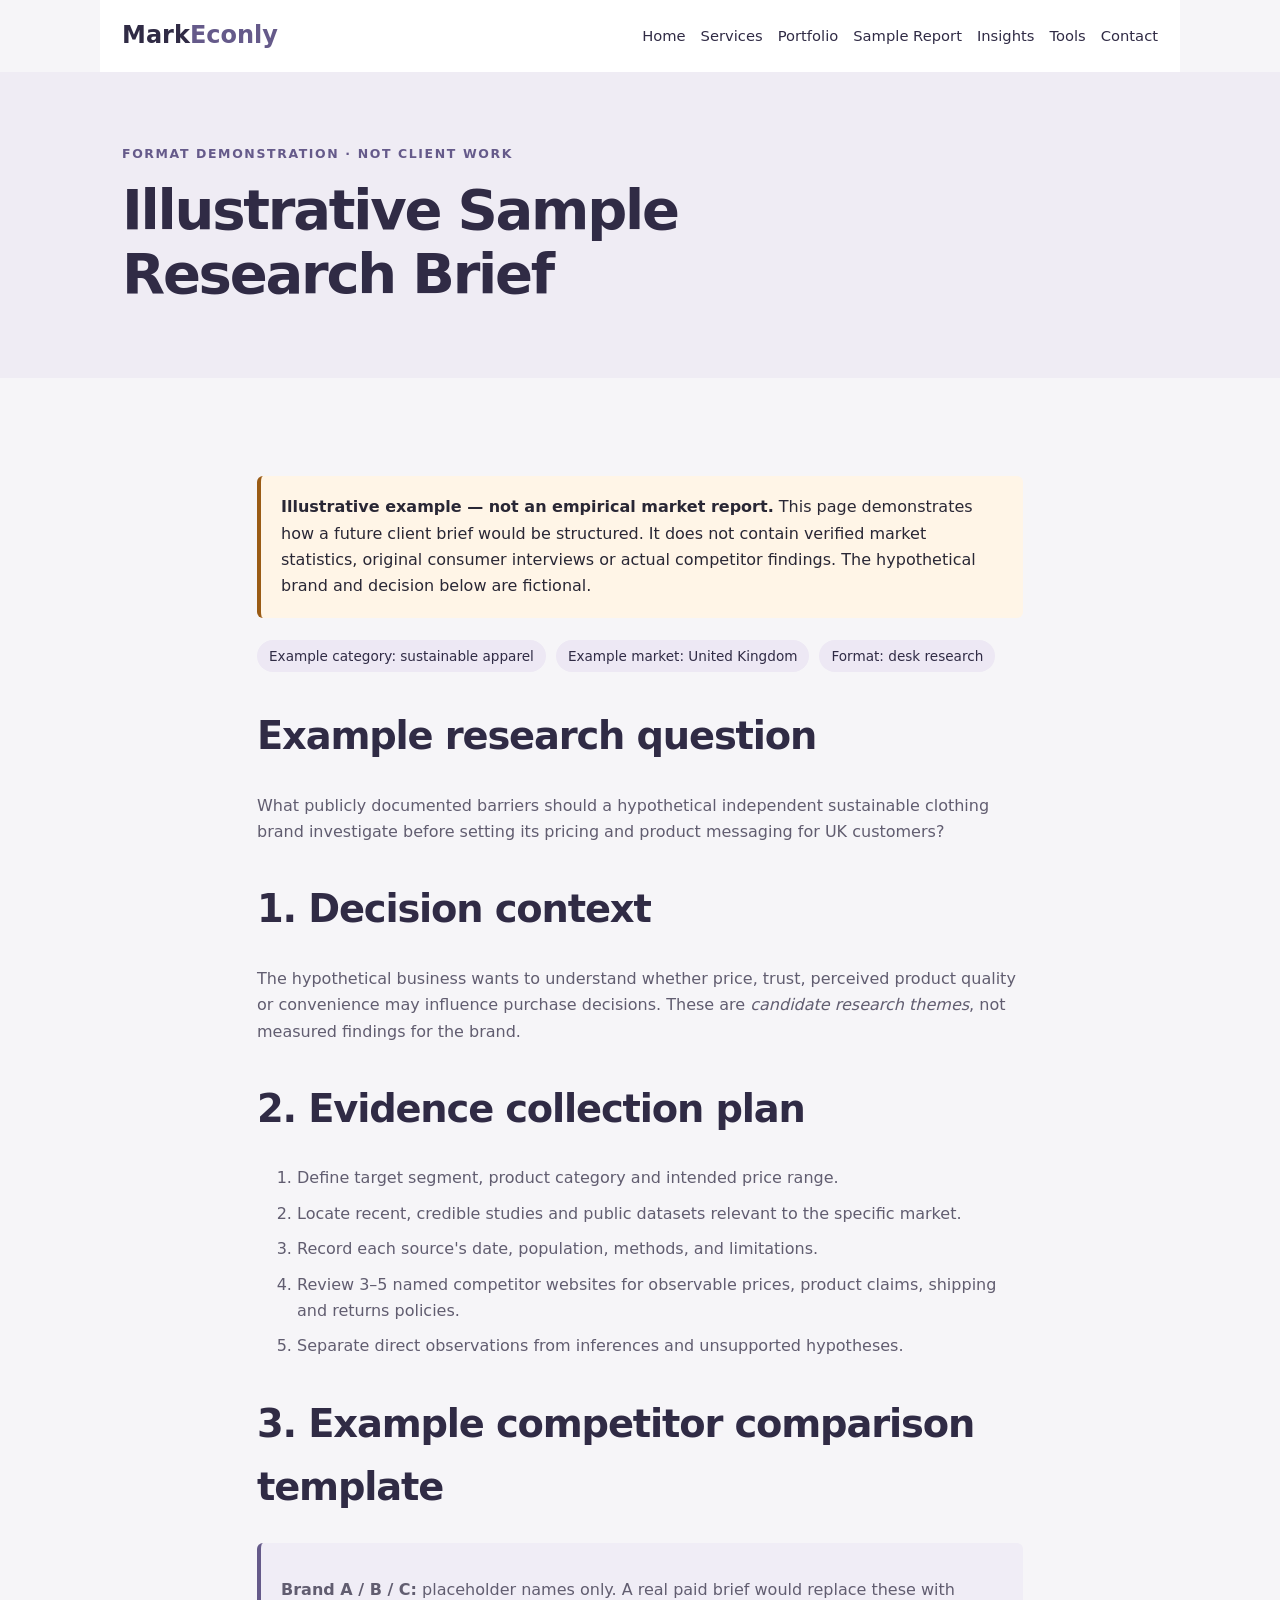
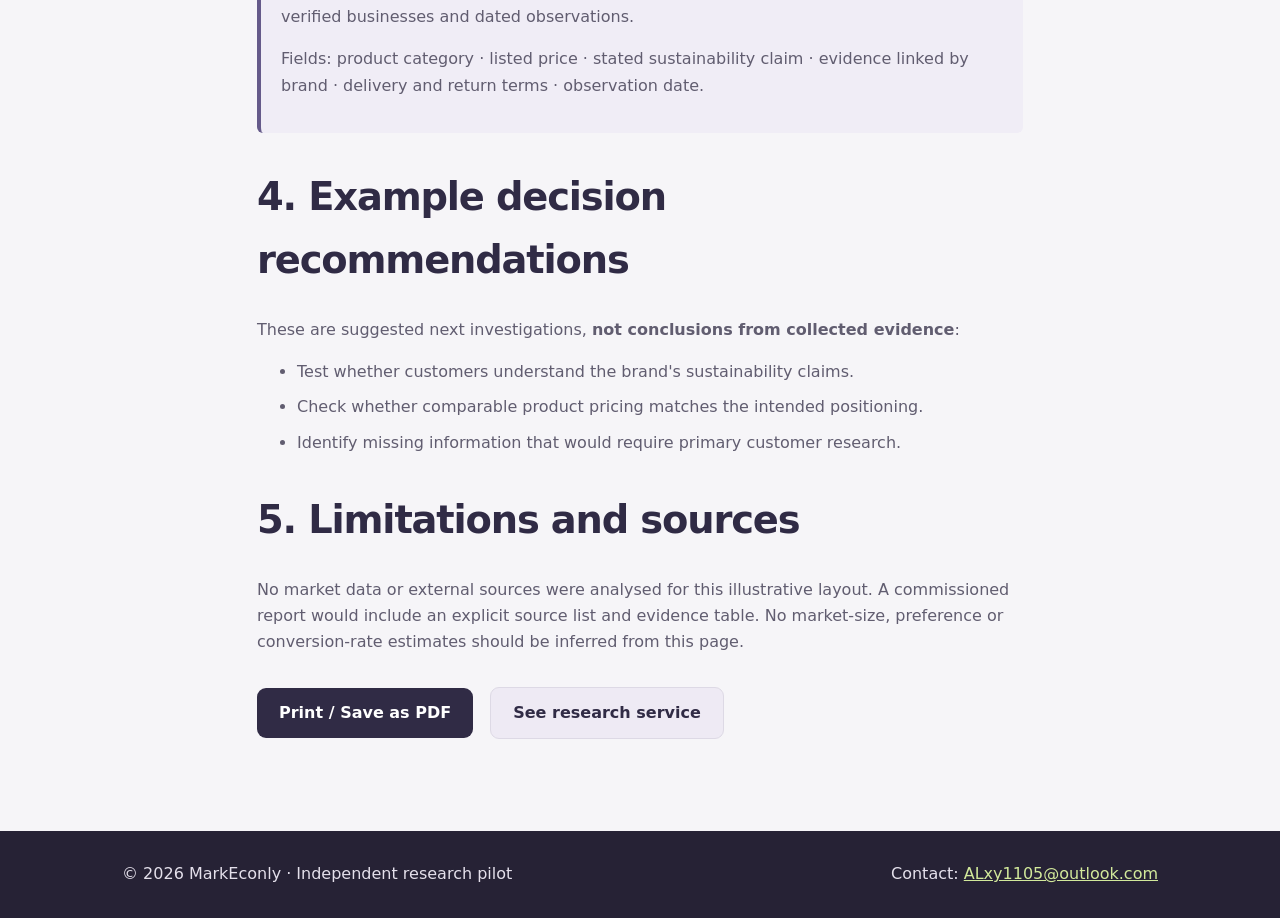
<file: sample-report.html>
<!DOCTYPE html>
<html lang="en"><head><meta charset="utf-8"/><meta content="width=device-width, initial-scale=1" name="viewport"/><meta content="An explicitly illustrative research brief template demonstrating transparent evidence-based market research." name="description"/><title>Illustrative Sample Research Brief | MarkEconly</title><link href="styles.css" rel="stylesheet"/><link href="brand-theme.css?v=1" rel="stylesheet"/></head><body><header class="wrap nav"><a class="logo" href="index.html">Mark<span>Econly</span></a><nav aria-label="Main navigation"><a href="index.html">Home</a><a href="services.html">Services</a><a href="portfolio.html">Portfolio</a><a href="sample-report.html">Sample Report</a><a href="articles.html">Insights</a><a href="index.html#tools">Tools</a><a href="contact.html">Contact</a></nav></header><main><section class="page-hero"><div class="wrap"><p class="kicker">FORMAT DEMONSTRATION · NOT CLIENT WORK</p><h1>Illustrative Sample Research Brief</h1></div></section><section class="section wrap prose"><div class="caution"><strong>Illustrative example — not an empirical market report.</strong> This page demonstrates how a future client brief would be structured. It does not contain verified market statistics, original consumer interviews or actual competitor findings. The hypothetical brand and decision below are fictional.</div><div class="report-meta"><span>Example category: sustainable apparel</span><span>Example market: United Kingdom</span><span>Format: desk research</span></div><h2>Example research question</h2><p>What publicly documented barriers should a hypothetical independent sustainable clothing brand investigate before setting its pricing and product messaging for UK customers?</p><h2>1. Decision context</h2><p>The hypothetical business wants to understand whether price, trust, perceived product quality or convenience may influence purchase decisions. These are <em>candidate research themes</em>, not measured findings for the brand.</p><h2>2. Evidence collection plan</h2><ol><li>Define target segment, product category and intended price range.</li><li>Locate recent, credible studies and public datasets relevant to the specific market.</li><li>Record each source's date, population, methods, and limitations.</li><li>Review 3–5 named competitor websites for observable prices, product claims, shipping and returns policies.</li><li>Separate direct observations from inferences and unsupported hypotheses.</li></ol><h2>3. Example competitor comparison template</h2><div class="notice"><p><strong>Brand A / B / C:</strong> placeholder names only. A real paid brief would replace these with verified businesses and dated observations.</p><p>Fields: product category · listed price · stated sustainability claim · evidence linked by brand · delivery and return terms · observation date.</p></div><h2>4. Example decision recommendations</h2><p>These are suggested next investigations, <strong>not conclusions from collected evidence</strong>:</p><ul><li>Test whether customers understand the brand's sustainability claims.</li><li>Check whether comparable product pricing matches the intended positioning.</li><li>Identify missing information that would require primary customer research.</li></ul><h2>5. Limitations and sources</h2><p>No market data or external sources were analysed for this illustrative layout. A commissioned report would include an explicit source list and evidence table. No market-size, preference or conversion-rate estimates should be inferred from this page.</p><p class="no-print"><button class="btn" onclick="window.print()">Print / Save as PDF</button> <a class="btn btn-outline" href="services.html">See research service</a></p></section></main><footer><div class="wrap footer-inner"><span>© 2026 MarkEconly · Independent research pilot</span><span>Contact: <a href="mailto:ALxy1105@outlook.com">ALxy1105@outlook.com</a></span></div></footer></body></html>
</file>
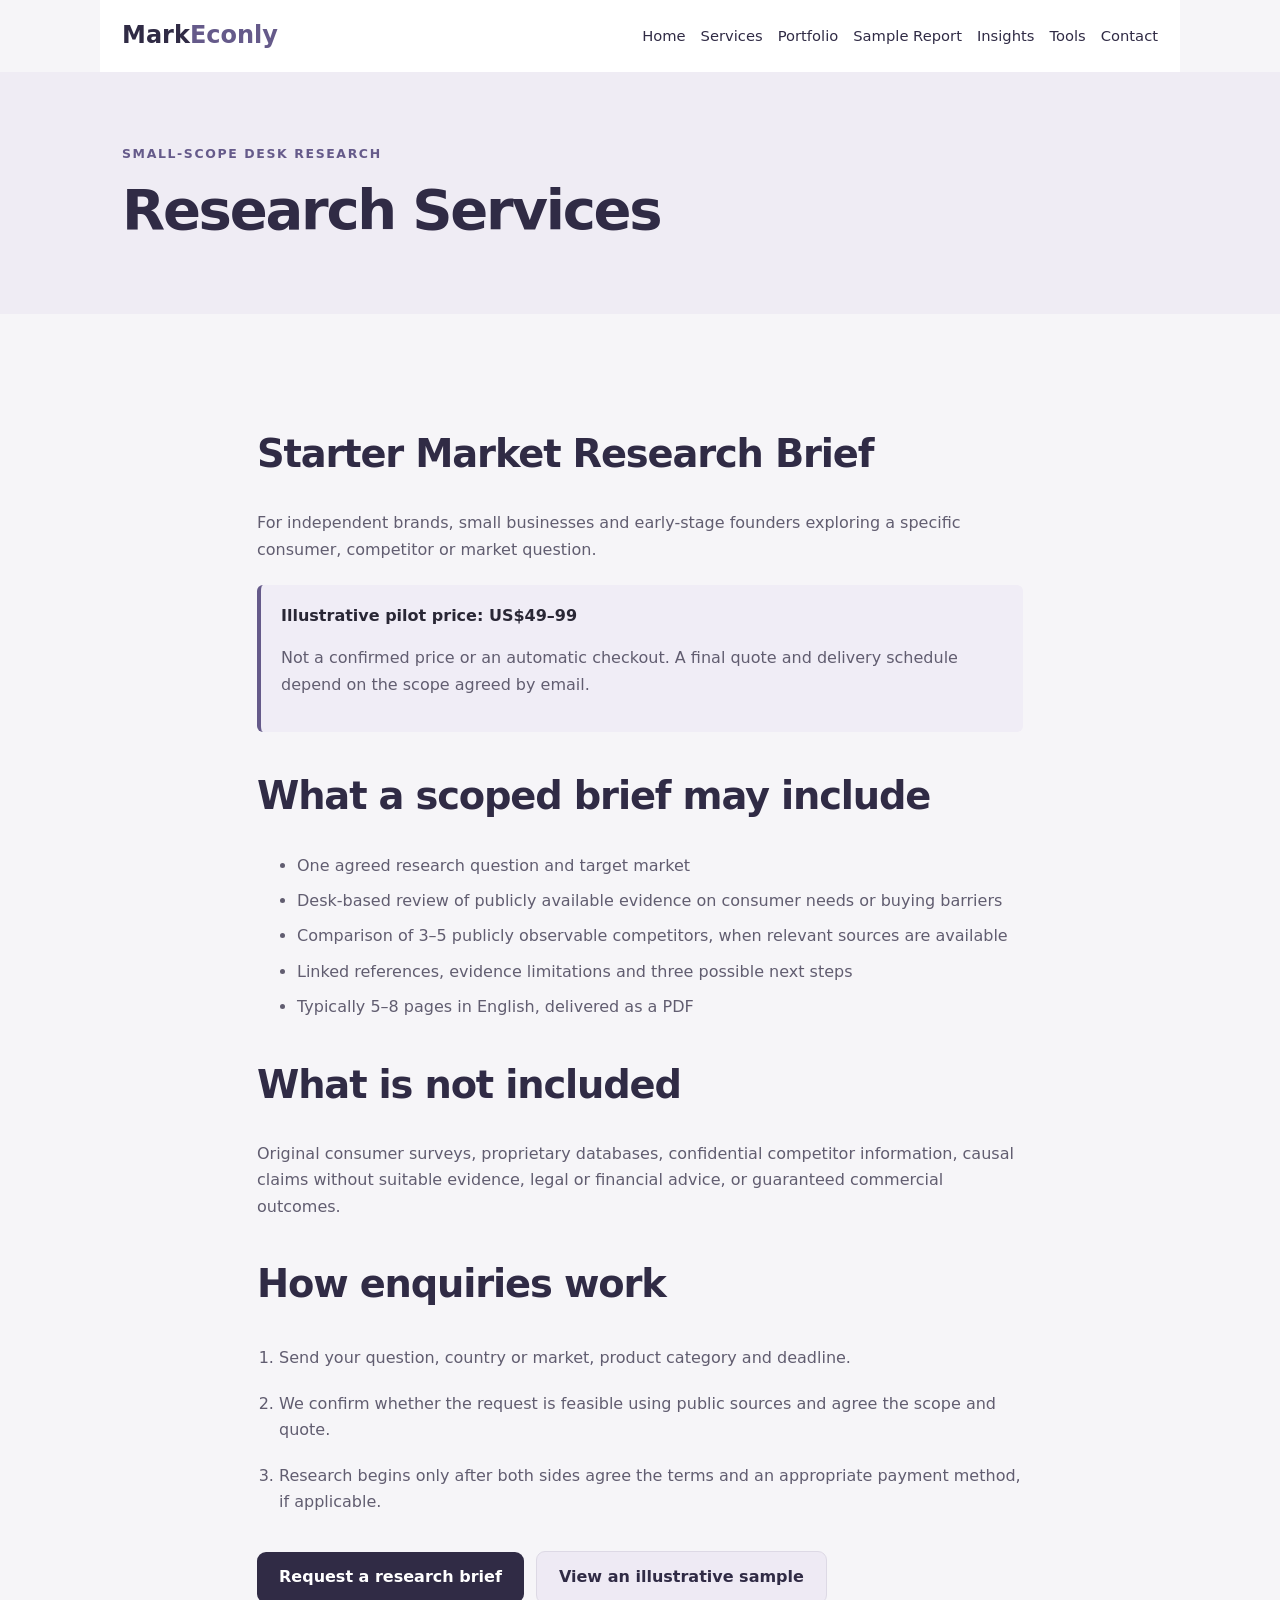
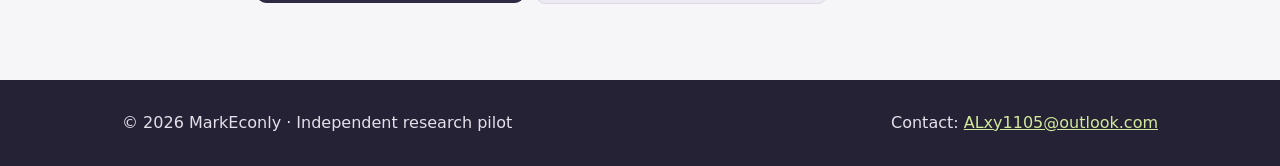
<file: services.html>
<!DOCTYPE html>
<html lang="en"><head><meta charset="utf-8"/><meta content="width=device-width, initial-scale=1" name="viewport"/><meta content="Focused consumer and competitor desk research briefs for small businesses." name="description"/><title>Research Services | MarkEconly</title><link href="styles.css" rel="stylesheet"/><link href="brand-theme.css?v=1" rel="stylesheet"/></head><body><header class="wrap nav"><a class="logo" href="index.html">Mark<span>Econly</span></a><nav aria-label="Main navigation"><a href="index.html">Home</a><a href="services.html">Services</a><a href="portfolio.html">Portfolio</a><a href="sample-report.html">Sample Report</a><a href="articles.html">Insights</a><a href="index.html#tools">Tools</a><a href="contact.html">Contact</a></nav></header><main><section class="page-hero"><div class="wrap"><p class="kicker">SMALL-SCOPE DESK RESEARCH</p><h1>Research Services</h1></div></section><section class="section wrap prose"><h2>Starter Market Research Brief</h2><p>For independent brands, small businesses and early-stage founders exploring a specific consumer, competitor or market question.</p><div class="notice"><strong>Illustrative pilot price: US$49–99</strong><p>Not a confirmed price or an automatic checkout. A final quote and delivery schedule depend on the scope agreed by email.</p></div><h2>What a scoped brief may include</h2><ul><li>One agreed research question and target market</li><li>Desk-based review of publicly available evidence on consumer needs or buying barriers</li><li>Comparison of 3–5 publicly observable competitors, when relevant sources are available</li><li>Linked references, evidence limitations and three possible next steps</li><li>Typically 5–8 pages in English, delivered as a PDF</li></ul><h2>What is not included</h2><p>Original consumer surveys, proprietary databases, confidential competitor information, causal claims without suitable evidence, legal or financial advice, or guaranteed commercial outcomes.</p><h2>How enquiries work</h2><ol class="steps"><li>Send your question, country or market, product category and deadline.</li><li>We confirm whether the request is feasible using public sources and agree the scope and quote.</li><li>Research begins only after both sides agree the terms and an appropriate payment method, if applicable.</li></ol><a class="btn" href="contact.html">Request a research brief</a><a class="btn btn-outline" href="sample-report.html">View an illustrative sample</a></section></main><footer><div class="wrap footer-inner"><span>© 2026 MarkEconly · Independent research pilot</span><span>Contact: <a href="mailto:ALxy1105@outlook.com">ALxy1105@outlook.com</a></span></div></footer></body></html>
</file>
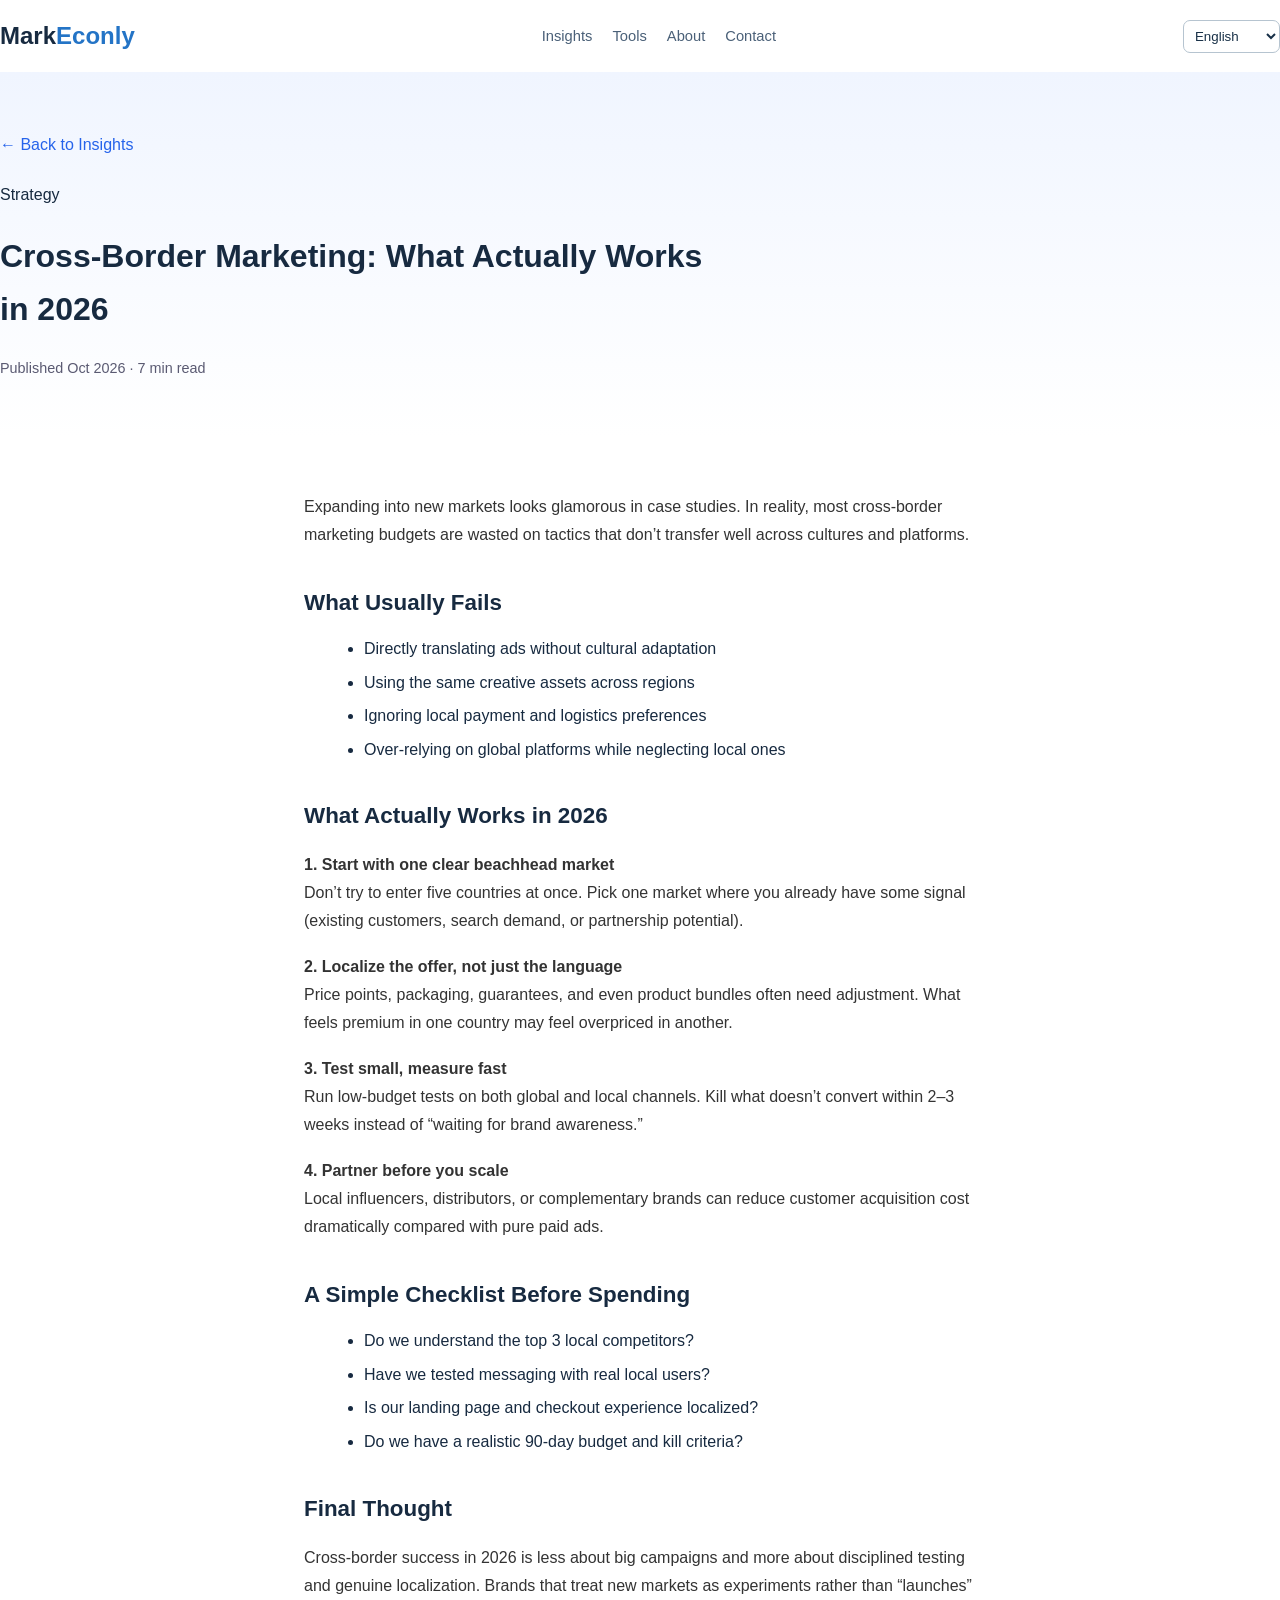
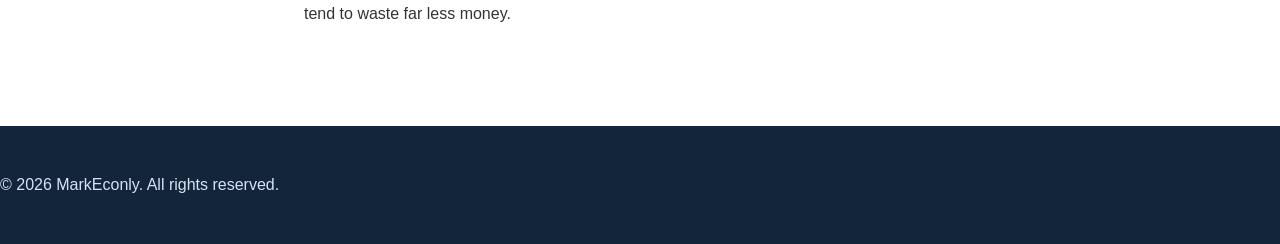
<file: articles/cross-border.html>
<!DOCTYPE html>
<html lang="en">
<head>
  <meta charset="UTF-8" />
  <meta name="viewport" content="width=device-width, initial-scale=1.0" />
  <title>Cross-Border Marketing: What Actually Works in 2026 — MarkEconly</title>
  <link rel="preconnect" href="https://fonts.googleapis.com" />
  <link rel="preconnect" href="https://fonts.gstatic.com" crossorigin />
  <link href="https://fonts.googleapis.com/css2?family=Inter:wght@400;500;600;700&display=swap" rel="stylesheet" />
  <link rel="stylesheet" href="../styles.css" />
  <style>
    .article-hero { padding: 60px 0 40px; background: linear-gradient(180deg, #f0f5ff 0%, #fff 100%); }
    .article-meta { color: #5a5a72; font-size: 0.9rem; margin-bottom: 16px; }
    .article-content { max-width: 720px; margin: 0 auto; padding: 40px 24px 80px; }
    .article-content h2 { font-size: 1.4rem; margin: 36px 0 14px; }
    .article-content p { margin-bottom: 18px; color: #333; line-height: 1.75; }
    .article-content ul { margin: 0 0 20px 20px; }
    .article-content li { margin-bottom: 8px; line-height: 1.6; }
    .back-link { display: inline-block; margin-bottom: 24px; color: #2563eb; text-decoration: none; font-weight: 500; }
    .back-link:hover { text-decoration: underline; }
  </style>
</head>
<body>
  <header class="header">
    <div class="container nav">
      <a href="../index.html" class="logo">Mark<span>Econly</span></a>
      <nav class="nav-links">
        <a href="../articles.html" data-i18n="nav.insights">Insights</a>
        <a href="../index.html#tools" data-i18n="nav.tools">Tools</a>
        <a href="../index.html#about" data-i18n="nav.about">About</a>
        <a href="../index.html#contact" data-i18n="nav.contact">Contact</a>
      </nav>
      <div class="nav-right">
        <button id="lang-toggle" class="lang-btn">中文</button>
      </div>
    </div>
  </header>

  <div class="article-hero">
    <div class="container" style="max-width:720px;">
      <a href="../articles.html" class="back-link">← Back to Insights</a>
      <div class="card-tag">Strategy</div>
      <h1>Cross-Border Marketing: What Actually Works in 2026</h1>
      <div class="article-meta">Published Oct 2026 · 7 min read</div>
    </div>
  </div>

  <article class="article-content">
    <div data-lang="en">
      <p>Expanding into new markets looks glamorous in case studies. In reality, most cross-border marketing budgets are wasted on tactics that don’t transfer well across cultures and platforms.</p>

      <h2>What Usually Fails</h2>
      <ul>
        <li>Directly translating ads without cultural adaptation</li>
        <li>Using the same creative assets across regions</li>
        <li>Ignoring local payment and logistics preferences</li>
        <li>Over-relying on global platforms while neglecting local ones</li>
      </ul>

      <h2>What Actually Works in 2026</h2>
      <p><strong>1. Start with one clear beachhead market</strong><br>
      Don’t try to enter five countries at once. Pick one market where you already have some signal (existing customers, search demand, or partnership potential).</p>

      <p><strong>2. Localize the offer, not just the language</strong><br>
      Price points, packaging, guarantees, and even product bundles often need adjustment. What feels premium in one country may feel overpriced in another.</p>

      <p><strong>3. Test small, measure fast</strong><br>
      Run low-budget tests on both global and local channels. Kill what doesn’t convert within 2–3 weeks instead of “waiting for brand awareness.”</p>

      <p><strong>4. Partner before you scale</strong><br>
      Local influencers, distributors, or complementary brands can reduce customer acquisition cost dramatically compared with pure paid ads.</p>

      <h2>A Simple Checklist Before Spending</h2>
      <ul>
        <li>Do we understand the top 3 local competitors?</li>
        <li>Have we tested messaging with real local users?</li>
        <li>Is our landing page and checkout experience localized?</li>
        <li>Do we have a realistic 90-day budget and kill criteria?</li>
      </ul>

      <h2>Final Thought</h2>
      <p>Cross-border success in 2026 is less about big campaigns and more about disciplined testing and genuine localization. Brands that treat new markets as experiments rather than “launches” tend to waste far less money.</p>
    </div>

    <div data-lang="zh" style="display:none;">
      <p>拓展新市场在案例研究中看起来光鲜亮丽。现实中，大多数跨境营销预算都浪费在了无法跨文化和平台有效迁移的策略上。</p>

      <h2>通常会失败的做法</h2>
      <ul>
        <li>直接翻译广告而不进行文化适配</li>
        <li>在不同地区使用完全相同的创意素材</li>
        <li>忽视本地支付和物流偏好</li>
        <li>过度依赖全球平台，忽视本地平台</li>
      </ul>

      <h2>2026年真正有效的方法</h2>
      <p><strong>1. 从一个清晰的桥头堡市场开始</strong><br>
      不要一次性进入五个国家。选择一个已经有信号的市场（已有客户、搜索需求或合作潜力）。</p>

      <p><strong>2. 本地化的是“产品主张”，而不仅仅是语言</strong><br>
      价格、包装、保障条款甚至产品组合往往都需要调整。在一个国家感觉高端的东西，在另一个国家可能显得定价过高。</p>

      <p><strong>3. 小规模测试，快速验证</strong><br>
      在全球和本地渠道上同时进行低预算测试。2–3周内没有转化的就果断停掉，而不是“等品牌认知起来”。</p>

      <p><strong>4. 先合作再扩张</strong><br>
      本地网红、经销商或互补品牌，往往比纯付费广告更能显著降低获客成本。</p>

      <h2>花钱之前的简单检查清单</h2>
      <ul>
        <li>我们是否了解当地前三名的竞争对手？</li>
        <li>是否已经和真实本地用户测试过文案？</li>
        <li>落地页和结账体验是否已本地化？</li>
        <li>是否有现实的90天预算和止损标准？</li>
      </ul>

      <h2>最后一点</h2>
      <p>2026年的跨境成功，更少依赖大型campaign，更多依赖有纪律的测试和真正的本地化。把新市场当作实验而不是“正式发布”的品牌，通常浪费的钱会少得多。</p>
    </div>
  </article>

  <footer class="footer">
    <div class="container footer-bottom">
      <p>© 2026 MarkEconly. All rights reserved.</p>
    </div>
  </footer>

  
  <script>
    const langBtn = document.getElementById('lang-toggle');
    let isZh = false;
    langBtn.addEventListener('click', () => {
      isZh = !isZh;
      document.querySelectorAll('[data-lang="en"]').forEach(el => el.style.display = isZh ? 'none' : 'block');
      document.querySelectorAll('[data-lang="zh"]').forEach(el => el.style.display = isZh ? 'block' : 'none');
      langBtn.textContent = isZh ? 'EN' : '中文';
    });
  </script>
<script src="../i18n-zh.js"></script><script src="../i18n-zh-tw.js"></script><script src="../i18n-article-tw.js"></script><script src="../i18n-zh-runtime.js"></script></body>
</html>
</file>
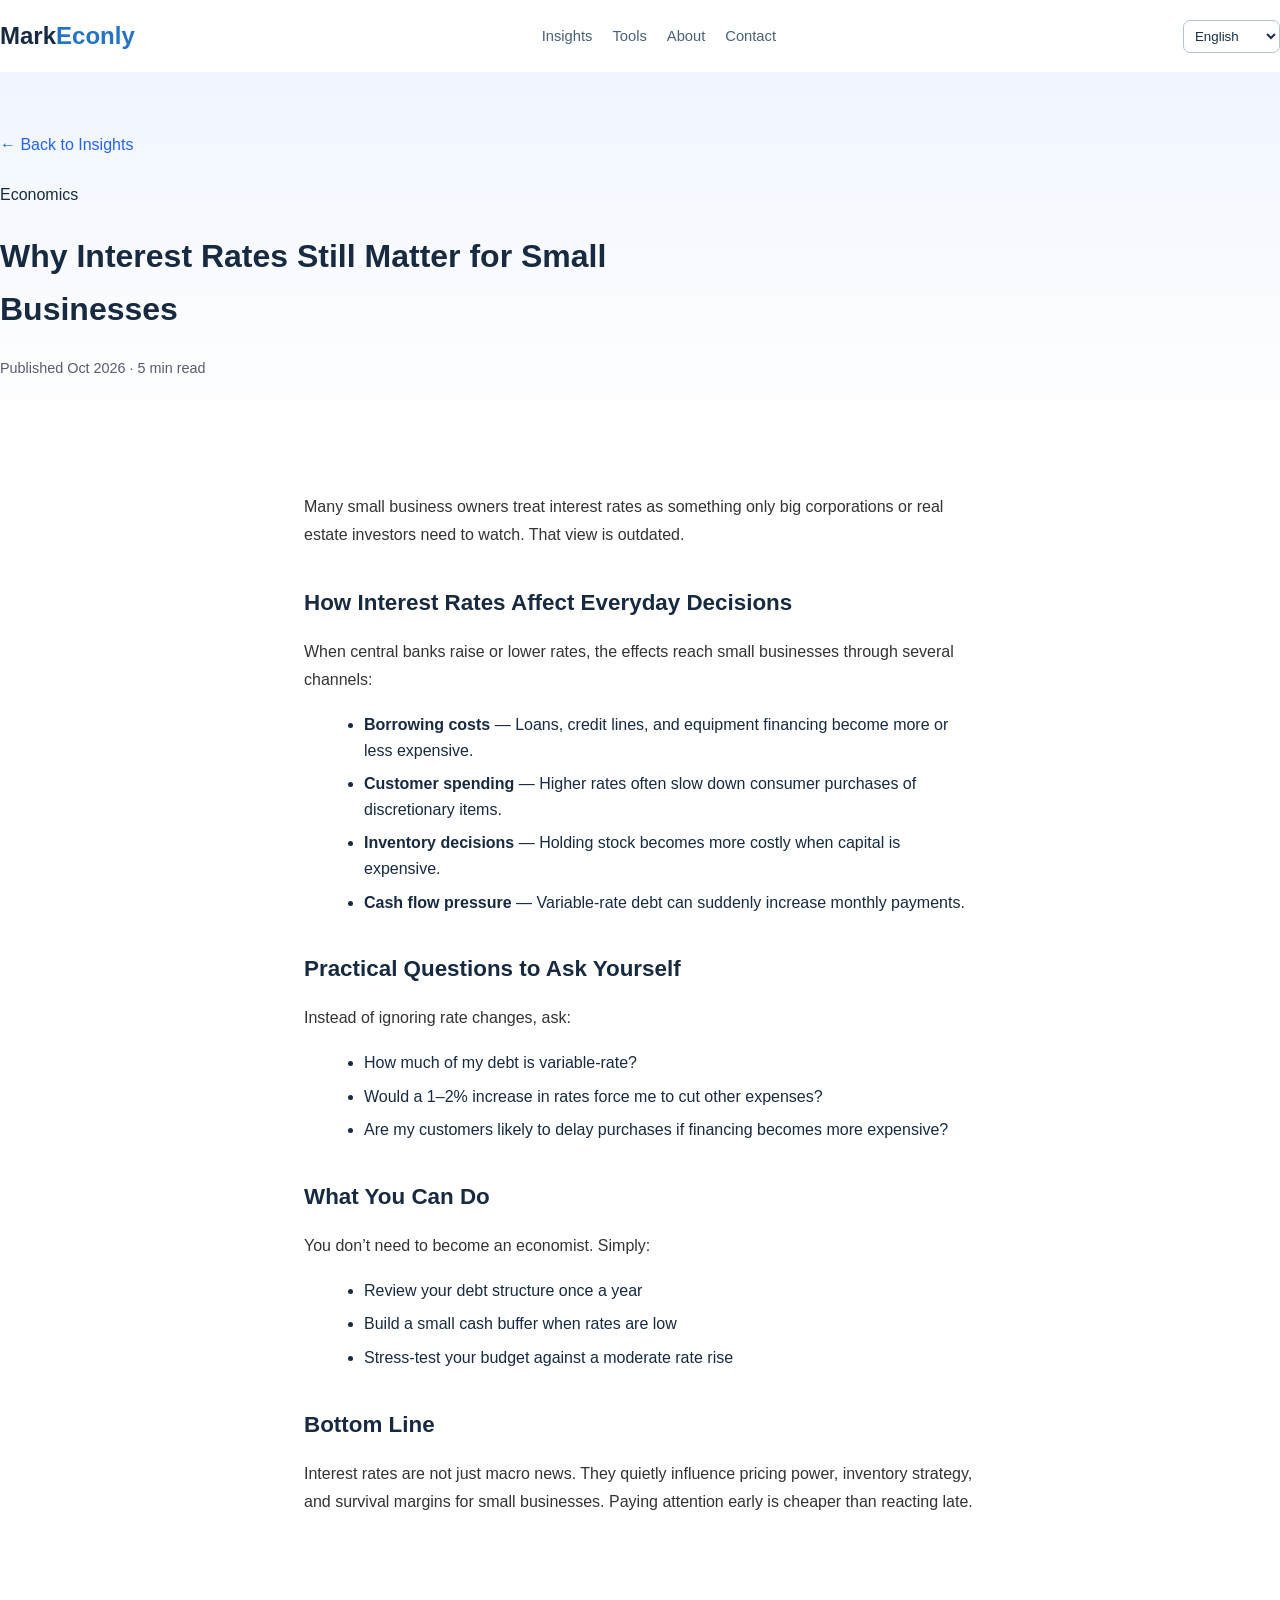
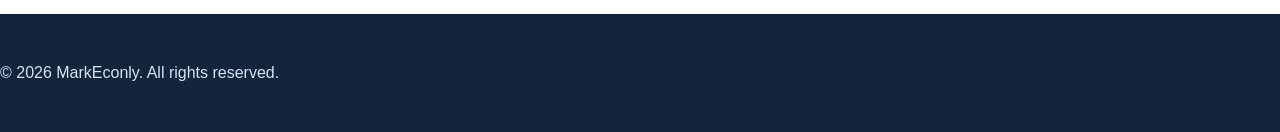
<file: articles/interest-rates.html>
<!DOCTYPE html>
<html lang="en">
<head>
  <meta charset="UTF-8" />
  <meta name="viewport" content="width=device-width, initial-scale=1.0" />
  <title>Why Interest Rates Still Matter for Small Businesses — MarkEconly</title>
  <link rel="preconnect" href="https://fonts.googleapis.com" />
  <link rel="preconnect" href="https://fonts.gstatic.com" crossorigin />
  <link href="https://fonts.googleapis.com/css2?family=Inter:wght@400;500;600;700&display=swap" rel="stylesheet" />
  <link rel="stylesheet" href="../styles.css" />
  <style>
    .article-hero { padding: 60px 0 40px; background: linear-gradient(180deg, #f0f5ff 0%, #fff 100%); }
    .article-meta { color: #5a5a72; font-size: 0.9rem; margin-bottom: 16px; }
    .article-content { max-width: 720px; margin: 0 auto; padding: 40px 24px 80px; }
    .article-content h2 { font-size: 1.4rem; margin: 36px 0 14px; }
    .article-content p { margin-bottom: 18px; color: #333; line-height: 1.75; }
    .article-content ul { margin: 0 0 20px 20px; }
    .article-content li { margin-bottom: 8px; line-height: 1.6; }
    .back-link { display: inline-block; margin-bottom: 24px; color: #2563eb; text-decoration: none; font-weight: 500; }
    .back-link:hover { text-decoration: underline; }
  </style>
</head>
<body>
  <header class="header">
    <div class="container nav">
      <a href="../index.html" class="logo">Mark<span>Econly</span></a>
      <nav class="nav-links">
        <a href="../articles.html" data-i18n="nav.insights">Insights</a>
        <a href="../index.html#tools" data-i18n="nav.tools">Tools</a>
        <a href="../index.html#about" data-i18n="nav.about">About</a>
        <a href="../index.html#contact" data-i18n="nav.contact">Contact</a>
      </nav>
      <div class="nav-right">
        <button id="lang-toggle" class="lang-btn">中文</button>
      </div>
    </div>
  </header>

  <div class="article-hero">
    <div class="container" style="max-width:720px;">
      <a href="../articles.html" class="back-link">← Back to Insights</a>
      <div class="card-tag">Economics</div>
      <h1>Why Interest Rates Still Matter for Small Businesses</h1>
      <div class="article-meta">Published Oct 2026 · 5 min read</div>
    </div>
  </div>

  <article class="article-content">
    <div data-lang="en">
      <p>Many small business owners treat interest rates as something only big corporations or real estate investors need to watch. That view is outdated.</p>

      <h2>How Interest Rates Affect Everyday Decisions</h2>
      <p>When central banks raise or lower rates, the effects reach small businesses through several channels:</p>
      <ul>
        <li><strong>Borrowing costs</strong> — Loans, credit lines, and equipment financing become more or less expensive.</li>
        <li><strong>Customer spending</strong> — Higher rates often slow down consumer purchases of discretionary items.</li>
        <li><strong>Inventory decisions</strong> — Holding stock becomes more costly when capital is expensive.</li>
        <li><strong>Cash flow pressure</strong> — Variable-rate debt can suddenly increase monthly payments.</li>
      </ul>

      <h2>Practical Questions to Ask Yourself</h2>
      <p>Instead of ignoring rate changes, ask:</p>
      <ul>
        <li>How much of my debt is variable-rate?</li>
        <li>Would a 1–2% increase in rates force me to cut other expenses?</li>
        <li>Are my customers likely to delay purchases if financing becomes more expensive?</li>
      </ul>

      <h2>What You Can Do</h2>
      <p>You don’t need to become an economist. Simply:</p>
      <ul>
        <li>Review your debt structure once a year</li>
        <li>Build a small cash buffer when rates are low</li>
        <li>Stress-test your budget against a moderate rate rise</li>
      </ul>

      <h2>Bottom Line</h2>
      <p>Interest rates are not just macro news. They quietly influence pricing power, inventory strategy, and survival margins for small businesses. Paying attention early is cheaper than reacting late.</p>
    </div>

    <div data-lang="zh" style="display:none;">
      <p>很多小企业主认为利率只有大公司或房地产投资者才需要关注。这个观点已经过时了。</p>

      <h2>利率如何影响日常决策</h2>
      <p>当央行加息或降息时，影响会通过多个渠道传导到小企业：</p>
      <ul>
        <li><strong>借贷成本</strong> — 贷款、信用额度和设备融资变得更贵或更便宜。</li>
        <li><strong>客户消费</strong> — 利率上升通常会减缓消费者对非必需品的购买。</li>
        <li><strong>库存决策</strong> — 当资金成本高时，持有库存变得更昂贵。</li>
        <li><strong>现金流压力</strong> — 浮动利率债务可能突然增加每月还款额。</li>
      </ul>

      <h2>你可以问自己的实际问题</h2>
      <p>与其忽略利率变化，不如问自己：</p>
      <ul>
        <li>我的债务中有多少是浮动利率？</li>
        <li>如果利率上升1–2%，我是否需要削减其他开支？</li>
        <li>如果融资成本上升，我的客户是否可能推迟购买？</li>
      </ul>

      <h2>你可以做什么</h2>
      <p>你不需要成为经济学家，只需要：</p>
      <ul>
        <li>每年检查一次债务结构</li>
        <li>在利率较低时建立小额现金缓冲</li>
        <li>用适度的利率上升情景对预算进行压力测试</li>
      </ul>

      <h2>总结</h2>
      <p>利率不仅仅是宏观经济新闻。它会悄无影响小企业的定价能力、库存策略和生存空间。早关注，成本远低于事后应对。</p>
    </div>
  </article>

  <footer class="footer">
    <div class="container footer-bottom">
      <p>© 2026 MarkEconly. All rights reserved.</p>
    </div>
  </footer>

  
  <script>
    const langBtn = document.getElementById('lang-toggle');
    let isZh = false;
    langBtn.addEventListener('click', () => {
      isZh = !isZh;
      document.querySelectorAll('[data-lang="en"]').forEach(el => el.style.display = isZh ? 'none' : 'block');
      document.querySelectorAll('[data-lang="zh"]').forEach(el => el.style.display = isZh ? 'block' : 'none');
      langBtn.textContent = isZh ? 'EN' : '中文';
    });
  </script>
<script src="../i18n-zh.js"></script><script src="../i18n-zh-tw.js"></script><script src="../i18n-article-tw.js"></script><script src="../i18n-zh-runtime.js"></script></body>
</html>
</file>
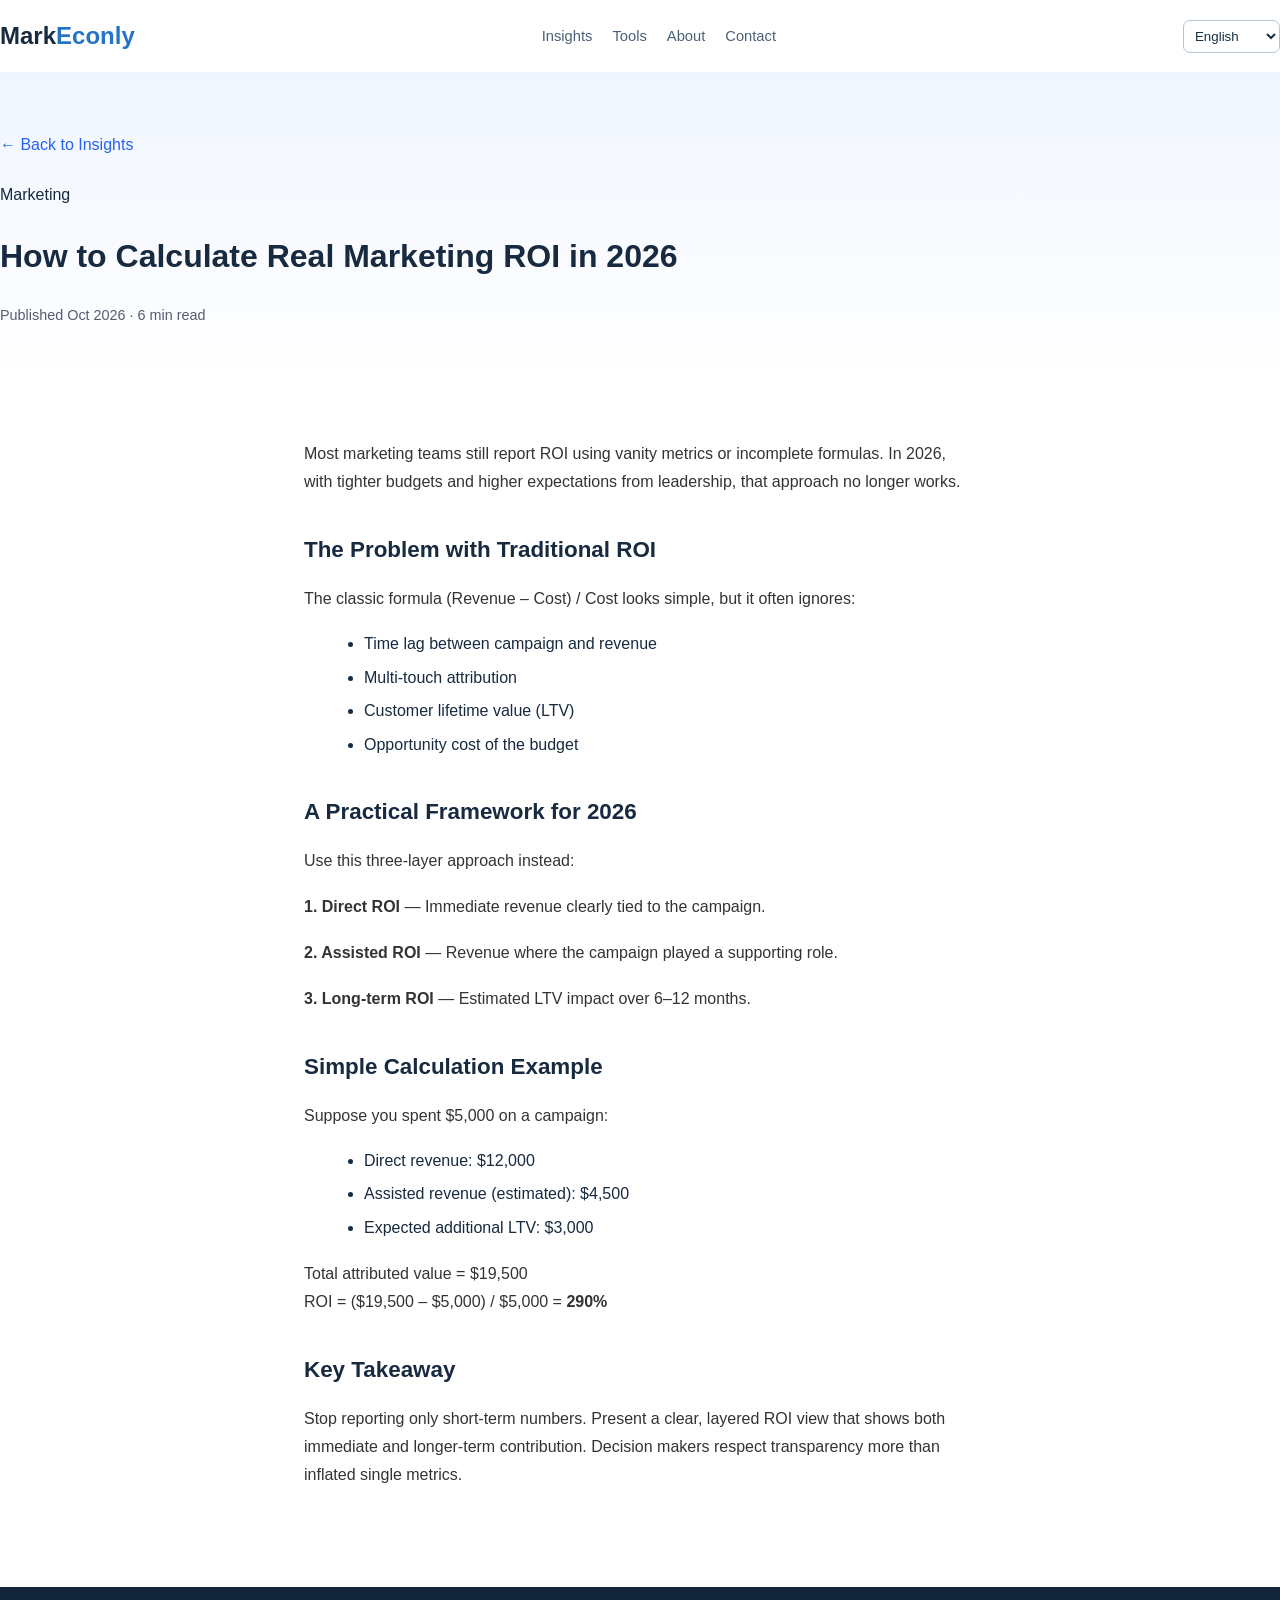
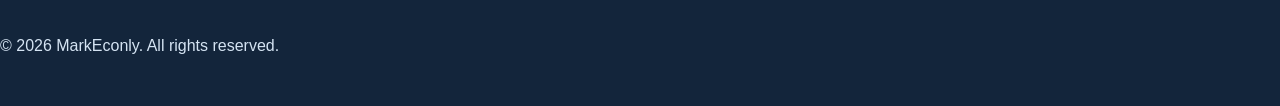
<file: articles/roi-2026.html>
<!DOCTYPE html>
<html lang="en">
<head>
  <meta charset="UTF-8" />
  <meta name="viewport" content="width=device-width, initial-scale=1.0" />
  <title>How to Calculate Real Marketing ROI in 2026 — MarkEconly</title>
  <link rel="preconnect" href="https://fonts.googleapis.com" />
  <link rel="preconnect" href="https://fonts.gstatic.com" crossorigin />
  <link href="https://fonts.googleapis.com/css2?family=Inter:wght@400;500;600;700&display=swap" rel="stylesheet" />
  <link rel="stylesheet" href="../styles.css" />
  <style>
    .article-hero { padding: 60px 0 40px; background: linear-gradient(180deg, #f0f5ff 0%, #fff 100%); }
    .article-meta { color: #5a5a72; font-size: 0.9rem; margin-bottom: 16px; }
    .article-content { max-width: 720px; margin: 0 auto; padding: 40px 24px 80px; }
    .article-content h2 { font-size: 1.4rem; margin: 36px 0 14px; }
    .article-content p { margin-bottom: 18px; color: #333; line-height: 1.75; }
    .article-content ul { margin: 0 0 20px 20px; }
    .article-content li { margin-bottom: 8px; line-height: 1.6; }
    .back-link { display: inline-block; margin-bottom: 24px; color: #2563eb; text-decoration: none; font-weight: 500; }
    .back-link:hover { text-decoration: underline; }
  </style>
</head>
<body>
  <header class="header">
    <div class="container nav">
      <a href="../index.html" class="logo">Mark<span>Econly</span></a>
      <nav class="nav-links">
        <a href="../articles.html" data-i18n="nav.insights">Insights</a>
        <a href="../index.html#tools" data-i18n="nav.tools">Tools</a>
        <a href="../index.html#about" data-i18n="nav.about">About</a>
        <a href="../index.html#contact" data-i18n="nav.contact">Contact</a>
      </nav>
      <div class="nav-right">
        <button id="lang-toggle" class="lang-btn">中文</button>
      </div>
    </div>
  </header>

  <div class="article-hero">
    <div class="container" style="max-width:720px;">
      <a href="../articles.html" class="back-link" data-i18n="article.back">← Back to Insights</a>
      <div class="card-tag">Marketing</div>
      <h1 data-i18n="article1.title">How to Calculate Real Marketing ROI in 2026</h1>
      <div class="article-meta" data-i18n="article1.meta">Published Oct 2026 · 6 min read</div>
    </div>
  </div>

  <article class="article-content">
    <div data-lang="en">
      <p>Most marketing teams still report ROI using vanity metrics or incomplete formulas. In 2026, with tighter budgets and higher expectations from leadership, that approach no longer works.</p>

      <h2>The Problem with Traditional ROI</h2>
      <p>The classic formula (Revenue – Cost) / Cost looks simple, but it often ignores:</p>
      <ul>
        <li>Time lag between campaign and revenue</li>
        <li>Multi-touch attribution</li>
        <li>Customer lifetime value (LTV)</li>
        <li>Opportunity cost of the budget</li>
      </ul>

      <h2>A Practical Framework for 2026</h2>
      <p>Use this three-layer approach instead:</p>
      <p><strong>1. Direct ROI</strong> — Immediate revenue clearly tied to the campaign.</p>
      <p><strong>2. Assisted ROI</strong> — Revenue where the campaign played a supporting role.</p>
      <p><strong>3. Long-term ROI</strong> — Estimated LTV impact over 6–12 months.</p>

      <h2>Simple Calculation Example</h2>
      <p>Suppose you spent $5,000 on a campaign:</p>
      <ul>
        <li>Direct revenue: $12,000</li>
        <li>Assisted revenue (estimated): $4,500</li>
        <li>Expected additional LTV: $3,000</li>
      </ul>
      <p>Total attributed value = $19,500<br>
      ROI = ($19,500 – $5,000) / $5,000 = <strong>290%</strong></p>

      <h2>Key Takeaway</h2>
      <p>Stop reporting only short-term numbers. Present a clear, layered ROI view that shows both immediate and longer-term contribution. Decision makers respect transparency more than inflated single metrics.</p>
    </div>

    <div data-lang="zh" style="display:none;">
      <p>大多数营销团队仍然用虚荣指标或不完整的公式来报告ROI。到了2026年，预算更紧、管理层要求更高，这种做法已经行不通了。</p>

      <h2>传统ROI的问题</h2>
      <p>经典公式（收入 – 成本）/ 成本看起来简单，但常常忽略了：</p>
      <ul>
        <li>从投放活动到产生收入的时间差</li>
        <li>多触点归因</li>
        <li>客户终身价值（LTV）</li>
        <li>预算的机会成本</li>
      </ul>

      <h2>2026年更实用的框架</h2>
      <p>建议改用三层结构：</p>
      <p><strong>1. 直接ROI</strong> — 能明确归因到该活动的即时收入。</p>
      <p><strong>2. 辅助ROI</strong> — 该活动起到支持作用的收入。</p>
      <p><strong>3. 长期ROI</strong> — 预估6–12个月的LTV影响。</p>

      <h2>简单计算示例</h2>
      <p>假设你在一场活动中花费了5000美元：</p>
      <ul>
        <li>直接收入：12000美元</li>
        <li>辅助收入（估算）：4500美元</li>
        <li>预期额外LTV：3000美元</li>
      </ul>
      <p>总归因价值 = 19500美元<br>
      ROI = (19500 – 5000) / 5000 = <strong>290%</strong></p>

      <h2>关键结论</h2>
      <p>不要只报告短期数字。用清晰的分层ROI视图，同时展示即时贡献和长期价值。决策者更看重透明度，而不是被夸大的单一指标。</p>
    </div>
  </article>

  <footer class="footer">
    <div class="container footer-bottom">
      <p>© 2026 MarkEconly. All rights reserved.</p>
    </div>
  </footer>

  
  
<script src="../i18n-zh.js"></script><script src="../i18n-zh-tw.js"></script><script src="../i18n-article-tw.js"></script><script src="../i18n-zh-runtime.js"></script></body>
</html>
</file>
<file: styles.css>
*{box-sizing:border-box}html{scroll-behavior:smooth}body{margin:0;font:16px/1.65 -apple-system,BlinkMacSystemFont,"Segoe UI",sans-serif;color:#172a40}a{color:inherit}.wrap{max-width:1080px;margin:auto;padding-left:22px;padding-right:22px}.nav{min-height:72px;display:flex;align-items:center;justify-content:space-between;gap:20px}.nav nav{display:flex;gap:20px;flex-wrap:wrap}.nav nav a{text-decoration:none;font-size:.92rem;color:#4a6078}.logo{font-size:1.5rem;font-weight:800;text-decoration:none}.logo span{color:#2474c6}.hero{padding:95px 0;background:linear-gradient(130deg,#eaf3ff,#f7fbff 65%,#e8f7f3)}.eyebrow{color:#167b83;letter-spacing:.13em;font-size:.78rem;font-weight:800}.hero h1{max-width:850px;font-size:clamp(2.4rem,5vw,4.2rem);line-height:1.13;letter-spacing:-.05em;margin:18px 0}.lead{max-width:730px;color:#516981;font-size:1.15rem}.btn{display:inline-block;margin-top:15px;padding:12px 22px;border:0;border-radius:9px;background:#175bb0;color:white;text-decoration:none;font:inherit;font-weight:700;cursor:pointer}.btn:hover{background:#0e458b}.section{padding-top:76px;padding-bottom:76px}.section h2{font-size:clamp(1.8rem,3vw,2.5rem);letter-spacing:-.03em;margin:8px 0 25px}.soft{background:#f3f8fc}.panel{border:1px solid #dce5f0;border-radius:15px;padding:32px;display:grid;grid-template-columns:1fr 240px;gap:30px}.panel h3{font-size:1.5rem}.panel li{margin:8px 0}.panel aside{background:#e9f3ff;border-radius:12px;padding:24px;align-self:start}.panel aside strong{font-size:2rem}.muted,.panel aside p{color:#5d7185}.cards{display:grid;grid-template-columns:repeat(3,1fr);gap:20px}.cards.two{grid-template-columns:repeat(2,1fr)}.cards article{background:white;border:1px solid #dce5f0;border-radius:13px;padding:25px}.cards b{color:#167b83}.cards h3{margin:8px 0}.cards p{color:#5d7185}.cards label{display:block;margin:14px 0 5px;font-weight:600}.cards input{width:100%;padding:10px;border:1px solid #b9c8d7;border-radius:8px;font:inherit}.cards output{display:block;min-height:25px;margin-top:14px;color:#155e83;font-weight:700}footer{background:#13253b;color:#d5e4f3;padding:30px 0}footer a{color:#a6d5ff}@media(max-width:760px){.nav{padding-top:16px;padding-bottom:16px;align-items:flex-start;flex-direction:column}.nav nav{gap:12px}.hero{padding:62px 0}.section{padding-top:55px;padding-bottom:55px}.panel,.cards,.cards.two{grid-template-columns:1fr}.panel{padding:22px}}

#language-select{max-width:150px;background:#fff;color:#18344c;border:1px solid #bccbd9;border-radius:8px;padding:9px;font-size:14px}header.nav{gap:12px;flex-wrap:wrap}header.nav nav{display:flex;flex-wrap:wrap;gap:15px}@media(max-width:650px){#language-select{margin:8px 0}}

/* V3 shared pages and navigation */
.nav nav a:hover,.text-link{color:#175bb0}.btn-outline{margin-left:12px;background:#fff;color:#175bb0;border:1px solid #b7cde8}
.page-hero{padding:60px 0;background:linear-gradient(130deg,#eaf3ff,#f9fcff)}.page-hero h1{font-size:clamp(2.2rem,4.5vw,3.5rem);line-height:1.15;letter-spacing:-.04em;max-width:800px;margin:12px 0}
.narrow{max-width:810px}.kicker{color:#167b83;text-transform:uppercase;letter-spacing:.13em;font-size:.78rem;font-weight:800}
.prose{max-width:810px}.prose h2{margin-top:32px}.prose p,.prose li{color:#465c73}.prose li{margin-bottom:9px}
.notice{background:#eff7ff;border-left:4px solid #2474c6;padding:18px 20px;border-radius:6px;margin:22px 0}
.caution{background:#fff8ec;border-left:4px solid #b87a22;padding:18px 20px;border-radius:6px;margin:22px 0}
.card-grid{display:grid;grid-template-columns:repeat(2,minmax(0,1fr));gap:20px}.info-card{padding:24px;border:1px solid #dce5f0;border-radius:12px;background:white}.info-card h3{margin-top:0}.info-card p{color:#5d7185}
.email-link{font-weight:700;color:#175bb0;overflow-wrap:anywhere}.section-sm{padding-top:40px;padding-bottom:40px}
.steps{padding-left:22px}.steps li{padding:5px 0}
.report-meta{display:flex;gap:10px;flex-wrap:wrap}.report-meta span{padding:5px 12px;border-radius:999px;background:#eaf3ff;color:#245783;font-size:.85rem}
.footer-inner{display:flex;justify-content:space-between;flex-wrap:wrap;gap:12px}
@media(max-width:760px){.card-grid{grid-template-columns:1fr}.btn-outline{margin-left:0}}
@media print{header,footer,.no-print{display:none!important}.section,.page-hero{padding:20px 0}.wrap{max-width:100%}body{font-size:11pt}}
</file>
<file: brand-theme.css>
/* MarkEconly visual identity v1 — additive CSS only. No calculation or data logic modified. */
:root{--mk-ink:#292735;--mk-deep:#302B45;--mk-purple:#655A8A;--mk-lime:#B8D76C;--mk-paper:#F6F5F8;--mk-white:#fff;--mk-muted:#615D70;--mk-border:#DDD9E5;--mk-focus:#655A8A;--mk-warning:#9A5B15;--mk-danger:#AD303C;--mk-success:#246B51;color-scheme:light}
body{background:var(--mk-paper);color:var(--mk-ink);font-family:Inter,ui-sans-serif,system-ui,-apple-system,"Segoe UI",sans-serif}
a{color:var(--mk-purple)}a:hover{text-decoration-color:var(--mk-lime)}
a:focus-visible,button:focus-visible,input:focus-visible,select:focus-visible,textarea:focus-visible{outline:3px solid var(--mk-focus);outline-offset:3px}
header.nav,.nav{background:var(--mk-white)}.nav nav a{color:var(--mk-deep)}.nav nav a:hover,.text-link,.email-link{color:var(--mk-purple)}
.logo{color:var(--mk-deep)}.logo span{color:var(--mk-purple)}
.hero{background:linear-gradient(125deg,#302B45 0%,#413855 62%,#544668 100%);color:#fff;position:relative;overflow:hidden}
.hero:after{content:"";position:absolute;right:-110px;bottom:-200px;width:420px;height:420px;border:1px solid rgba(184,215,108,.3);border-radius:50%;pointer-events:none}
.hero h1{color:#fff;letter-spacing:-.045em}.hero .lead,.hero .muted{color:#E0DDEB}.hero .eyebrow{color:var(--mk-lime)}
.eyebrow,.kicker,.cards b{color:var(--mk-purple)}
.btn,button:not(.secondary):not(.btn-outline){background:var(--mk-deep);color:#fff;border-radius:9px}
.btn:hover,button:not(.secondary):not(.btn-outline):hover{background:#494061}
.hero .btn{background:var(--mk-lime);color:var(--mk-ink)}.hero .btn:hover{background:#C9E78C;color:var(--mk-ink)}
.btn-outline,.secondary{background:#EEEAF4!important;color:var(--mk-deep)!important;border:1px solid var(--mk-border)!important}
.soft,.page-hero{background:#EFECF4}.page-hero h1{color:var(--mk-deep)}
.section h2,.panel h3,.cards h3,.info-card h3,h1,h2,h3{color:var(--mk-deep)}
.panel,.cards article,.info-card,.card{background:#fff;border-color:var(--mk-border);box-shadow:0 6px 24px rgba(48,43,69,.045)}
.panel aside,.metric{background:#F0EDF5}.muted,.panel aside p,.cards p,.info-card p,.prose p,.prose li,p,small{color:var(--mk-muted)}
.notice,.note{background:#F0EDF6;border-left-color:var(--mk-purple)}.caution,.warn{background:#FFF5E7;border-left-color:var(--mk-warning)}
.report-meta span,.pill{background:#EDE8F4;color:var(--mk-deep)}
input,select,textarea,.cards input,#language-select{border-color:#BDB5CA;background:#fff;color:var(--mk-ink)}
input[type=checkbox],input[type=radio]{accent-color:var(--mk-purple)}
.metric b,.metric strong{color:var(--mk-deep)}th{background:#F0EDF5;color:var(--mk-deep)}td,th{border-bottom-color:var(--mk-border)}
#error,.error{color:var(--mk-danger)}.status{color:var(--mk-deep)}
footer{background:#262235;color:#E4E0EB}footer a{color:#D2E99B}
/* Tool pages use a distinct header structure from the main site. */
body>header:not(.nav){background:var(--mk-deep);color:#fff}body>header:not(.nav) a{color:#fff}
body>header:not(.nav) select{color:var(--mk-ink)}
main>.card,section.card{border:1px solid var(--mk-border)}
#researchVersion{background:#E8F2D6!important;color:#35451D!important}
.ur-legacy{background:#F0EDF5}
@media(prefers-reduced-motion:no-preference){.btn,button,a{transition:background-color .18s ease,color .18s ease,border-color .18s ease}}
@media print{body{background:#fff!important;color:#000!important}.card,.panel,.info-card{box-shadow:none!important}header,footer{print-color-adjust:exact}}

.mk-research-entry{margin-top:24px;padding:24px;border:1px solid var(--mk-border);border-radius:14px;background:#EFECF4}

/* Tools-first homepage: visual-only layout, does not modify research calculations. */
.mk-tool-hero{padding:72px 0 64px;min-height:0}.mk-hero-layout{display:grid;grid-template-columns:minmax(0,1.2fr) minmax(280px,.8fr);align-items:center;gap:clamp(24px,5vw,80px)}.mk-tool-hero h1{font-size:clamp(2.55rem,5.2vw,4.9rem);line-height:1.08;max-width:800px;margin:12px 0 22px}.mk-tool-hero .lead{max-width:650px}.mk-hero-actions{display:flex;flex-wrap:wrap;gap:12px;margin:26px 0 18px}.mk-hero-actions .btn{display:inline-flex;align-items:center;justify-content:center;text-decoration:none}.mk-tool-hero .mk-lime-btn{background:#B8D76C!important;color:#292735!important}.mk-tool-hero .mk-ghost-btn{background:transparent!important;color:#fff!important;border:1px solid #9B91B3!important}.mk-hero-disclaimer{font-size:.82rem;color:#E0DDEB!important;line-height:1.6}.mk-hero-visual{border:1px solid #80758F;border-radius:18px;overflow:hidden;background:#F6F5F8;box-shadow:0 28px 55px #15122255;transform:rotate(1.2deg)}.mk-visual-top{height:45px;display:flex;align-items:center;gap:6px;padding:0 16px;background:#EAE6F0;color:#655A8A;font:700 .65rem ui-monospace,monospace;letter-spacing:.09em}.mk-visual-top span:last-child{margin-left:auto}.mk-dot{width:8px;height:8px;background:#B7B0C4;border-radius:50%}.mk-visual-body{padding:26px}.mk-visual-label,.mk-tool-number,.mk-section-tag{font:.72rem ui-monospace,monospace;letter-spacing:.08em;font-weight:700}.mk-visual-label{color:#655A8A;margin-bottom:15px}.mk-visual-row{display:flex;gap:12px;align-items:center;border-bottom:1px solid #DDD9E5;padding:13px 0;color:#302B45}.mk-visual-row span{color:#655A8A;font:700 .8rem ui-monospace,monospace}.mk-visual-row strong{flex:1;font-size:.92rem}.mk-visual-row i{font:700 .65rem ui-monospace,monospace;color:#302B45;background:#E4EED0;padding:5px 7px;border-radius:5px}.mk-visual-bars{display:flex;align-items:end;gap:9px;height:64px;margin-top:22px}.mk-visual-bars b{flex:1;background:#655A8A;border-radius:4px 4px 0 0;height:40%}.mk-visual-bars b:nth-child(2n){height:75%;background:#B8D76C}.mk-visual-bars b:nth-child(3n){height:55%}.mk-visual-bars b:nth-child(5){height:92%}.mk-featured-tools{padding-top:68px;padding-bottom:74px}.mk-section-heading{display:flex;justify-content:space-between;align-items:end;gap:25px;margin-bottom:26px}.mk-section-heading h2{margin:5px 0 10px}.mk-section-intro{max-width:710px;color:#615D70}.mk-section-tag{color:#655A8A;white-space:nowrap}.mk-tool-grid{display:grid;grid-template-columns:repeat(2,minmax(0,1fr));gap:20px}.mk-tool-card{background:#fff;border:1px solid #DDD9E5;border-radius:20px;padding:clamp(24px,3vw,38px);box-shadow:0 10px 35px #302B450a;display:flex;flex-direction:column}.mk-tool-card-primary{border-top:5px solid #B8D76C}.mk-tool-card:not(.mk-tool-card-primary){border-top:5px solid #655A8A}.mk-tool-card-top{display:flex;align-items:center;justify-content:space-between;color:#655A8A}.mk-tool-symbol{font-size:2rem;color:#655A8A}.mk-tool-card h3{font-size:clamp(1.4rem,2.5vw,2rem);margin:18px 0 8px}.mk-tool-card p,.mk-tool-card li{color:#615D70}.mk-tool-card ul{padding-left:20px;margin:14px 0 26px}.mk-tool-card li{margin:7px 0}.mk-tool-link{display:flex;justify-content:space-between;align-items:center;margin-top:auto;padding:15px 18px;background:#302B45;color:#fff!important;border-radius:10px;font-weight:700;text-decoration:none}.mk-tool-link:hover{background:#494061}.mk-tools-footnote{color:#615D70;font-size:.85rem;margin-top:18px}@media(max-width:780px){.mk-tool-hero{padding:48px 0}.mk-hero-layout,.mk-tool-grid{grid-template-columns:1fr}.mk-hero-visual{transform:none;max-width:540px}.mk-section-tag{display:none}.mk-featured-tools{padding-top:48px}.mk-hero-actions .btn{width:100%}}
</file>
<file: workflow-layout.css>
/* Task-first layout. Shared only by homepage and core tool pages. */
html{scroll-padding-top:24px}*{box-sizing:border-box}.skip-link{position:absolute;left:16px;top:-70px;background:#fff;color:#302b45;padding:12px;z-index:30}.skip-link:focus{top:12px}
.mk-home .nav{max-width:none;padding-left:max(22px,calc((100vw - 1080px)/2));padding-right:max(22px,calc((100vw - 1080px)/2));padding-top:16px;padding-bottom:16px}.mk-home .nav nav{gap:20px}.mk-home .section{padding-top:64px;padding-bottom:64px}.mk-home .section h2{max-width:760px;margin-bottom:26px}.mk-home-hero{padding:68px 0}.mk-home-hero .mk-hero-layout{grid-template-columns:minmax(0,1.18fr) minmax(0,.82fr);gap:52px}.mk-home-hero h1{font-size:clamp(2.5rem,5vw,4.1rem);max-width:710px;line-height:1.1}.mk-home .mk-hero-actions{display:flex;gap:12px;flex-wrap:wrap;margin:20px 0}.mk-home .mk-hero-actions .btn{margin:0}.mk-home .mk-lime-btn{background:#b8d76c;color:#292735}.mk-home .mk-outline-btn{background:transparent;border:1px solid #c6bfd4;color:#fff}.mk-hero-note{color:#e0ddeb;font-size:.92rem}.mk-example-link{color:#fff;font-size:.95rem;text-underline-offset:5px}.mk-proof{background:#fff;color:#302b45;border-radius:20px;padding:28px;position:relative;z-index:1;box-shadow:0 18px 46px #17102135}.mk-proof-label{font-size:.65rem;font-weight:750;letter-spacing:.09em;color:#615d70}.mk-proposed{margin:22px 0 12px}.mk-proposed strong{display:block;font-size:1.3rem}.mk-proof-result strong{display:block;font-size:clamp(3rem,6vw,4.5rem);line-height:1.1;letter-spacing:-.06em}.mk-proof-result strong span{font-size:2rem}.mk-proof-result>span{font-size:.87rem;color:#615d70}.mk-count-bar{height:12px;margin:22px 0;background:#efedf3;border-radius:99px;overflow:hidden}.mk-count-bar span{display:block;width:66.6666667%;height:100%;background:#655a8a}.mk-proof-counts{display:grid;grid-template-columns:repeat(3,1fr);gap:10px}.mk-proof-counts dt{font-size:.8rem;color:#615d70}.mk-proof-counts dd{font-size:1.4rem;font-weight:750;margin:0}.mk-proof-verdict{border-top:1px solid #ddd9e5;padding-top:16px;font-size:.87rem;color:#814527;margin-bottom:0}.mk-choice-grid,.mk-example-grid{display:grid;grid-template-columns:repeat(2,minmax(0,1fr));gap:24px}.mk-choice{padding:30px;background:white;border:1px solid #ddd9e5;border-radius:16px;display:flex;flex-direction:column}.mk-choice:first-child{border-top:4px solid #b8d76c}.mk-choice h3{font-size:1.5rem;margin:14px 0 8px;line-height:1.3}.mk-choice p,.mk-choice li{color:#615d70}.mk-choice ul{padding-left:20px;flex:1}.mk-choice li{margin:8px 0}.mk-choice .btn{align-self:start}.mk-small-label{font-size:.73rem;letter-spacing:.08em;font-weight:750;color:#655a8a}.mk-small{font-size:.85rem;color:#615d70;line-height:1.6}.mk-secondary-btn{background:#eeeaf3!important;color:#302b45!important}.mk-tinted{background:#eeebf2}.mk-section-copy{max-width:780px;color:#615d70;margin-bottom:30px}.mk-example-grid table{width:100%;border-collapse:collapse;background:white;border-radius:10px;font-size:.9rem}.mk-example-grid caption{text-align:left;font-weight:650;margin-bottom:12px}.mk-example-grid td,.mk-example-grid th{padding:14px;text-align:left;border-bottom:1px solid #ddd9e5}.mk-example-grid thead th{background:#e2deea}.mk-wording{padding:24px;background:#fff;border-radius:12px}.mk-wording h3{margin:0 0 12px}.mk-wording>p:not(.mk-small){font-size:1.1rem;line-height:1.7}.mk-steps{list-style:none;padding:0;display:grid;grid-template-columns:repeat(3,minmax(0,1fr));gap:30px}.mk-steps li{border-top:2px solid #b8d76c;padding-top:18px}.mk-steps span{color:#655a8a;font-size:.85rem;font-weight:750}.mk-steps h3,.mk-three-grid h3{font-size:1.15rem;line-height:1.4}.mk-steps p,.mk-three-grid p{color:#615d70}.mk-three-grid{display:grid;grid-template-columns:repeat(3,minmax(0,1fr));gap:30px}.mk-boundary{margin-top:32px;padding-top:20px;border-top:1px solid #cdc6d9;font-size:.9rem;color:#615d70}.mk-faq{max-width:850px}.mk-faq details{border-bottom:1px solid #ccc5d6;padding:18px 0}.mk-faq summary{font-weight:650;cursor:pointer;line-height:1.6}.mk-faq details p{color:#615d70;padding-right:20px}.mk-home .mk-extra{padding-top:35px;padding-bottom:20px}.mk-extra>details>summary{font-size:1.2rem;font-weight:700;cursor:pointer}.mk-extra .cards{margin-top:24px}.mk-about{max-width:850px}.mk-about p{color:#615d70}.mk-about-links{display:flex;flex-wrap:wrap;gap:16px 28px;margin-top:22px}.mk-home footer{padding:24px 0}.mk-home input,.mk-home button,.mk-home a{overflow-wrap:anywhere}
/* Tool orientation and advanced workflow groups */
.tool-start{margin:24px 0;padding:20px 22px;border:1px solid #ddd9e5;border-radius:12px;background:#fff}.tool-start h2{font-size:1.1rem;margin:0 0 8px}.tool-start p{margin:8px 0;line-height:1.6}.tool-start-actions{display:flex;align-items:center;gap:14px;flex-wrap:wrap}.tool-start-actions button{margin:5px 0}.demo-status{font-size:.9rem}.workflow-nav{display:flex;gap:8px;flex-wrap:wrap;margin:24px 0}.workflow-nav a{display:block;padding:10px 14px;border:1px solid #c6bfd4;border-radius:8px;text-decoration:none;background:#fff;font-size:.9rem}.workflow-group{margin:18px 0;border:1px solid #ccc5d6;border-radius:12px;background:#f1eef5;padding:0 16px 8px}.workflow-group>summary{padding:18px 2px;cursor:pointer;font-weight:700;font-size:1.07rem}.workflow-group>summary small{display:block;margin-top:5px;font-weight:400;font-size:.88rem;color:#615d70}.workflow-group>.card{margin:8px 0 16px}.workflow-group:not([open]){padding-bottom:0}.workflow-group section{scroll-margin-top:24px}.tool-back{display:inline-block;margin-bottom:8px;font-size:.9rem}.tool-orientation{font-size:.92rem}.tool-start .text-link{font-size:.9rem}#demoStatus{color:#615d70}
@media(max-width:800px){.mk-home .nav{align-items:flex-start;flex-direction:column;gap:12px}.mk-home .nav nav{gap:10px 18px}.mk-home-hero{padding:42px 0}.mk-home-hero .mk-hero-layout{grid-template-columns:1fr;gap:32px}.mk-proof{max-width:560px}.mk-home .section{padding-top:44px;padding-bottom:44px}.mk-choice-grid,.mk-example-grid,.mk-steps,.mk-three-grid{grid-template-columns:1fr}.mk-choice{padding:24px}.mk-steps,.mk-three-grid{gap:20px}.mk-home .mk-hero-actions .btn{flex:1;text-align:center;min-width:200px}.mk-example-grid{overflow-x:auto}.workflow-group{padding-left:10px;padding-right:10px}.tool-start{padding:16px}.workflow-nav a{flex:1;min-width:125px;text-align:center}main{min-width:0}.mk-home .cards.two{grid-template-columns:1fr}}
@media(prefers-reduced-motion:reduce){html{scroll-behavior:auto!important}*{scroll-behavior:auto!important}}
@media print{.skip-link,.tool-start,.workflow-nav,.tool-back{display:none!important}}

.hero a:focus-visible{outline-color:#b8d76c}.mk-home caption{caption-side:top}.mk-home summary:focus-visible,.workflow-group>summary:focus-visible{outline:3px solid #655a8a;outline-offset:4px}
</file>
